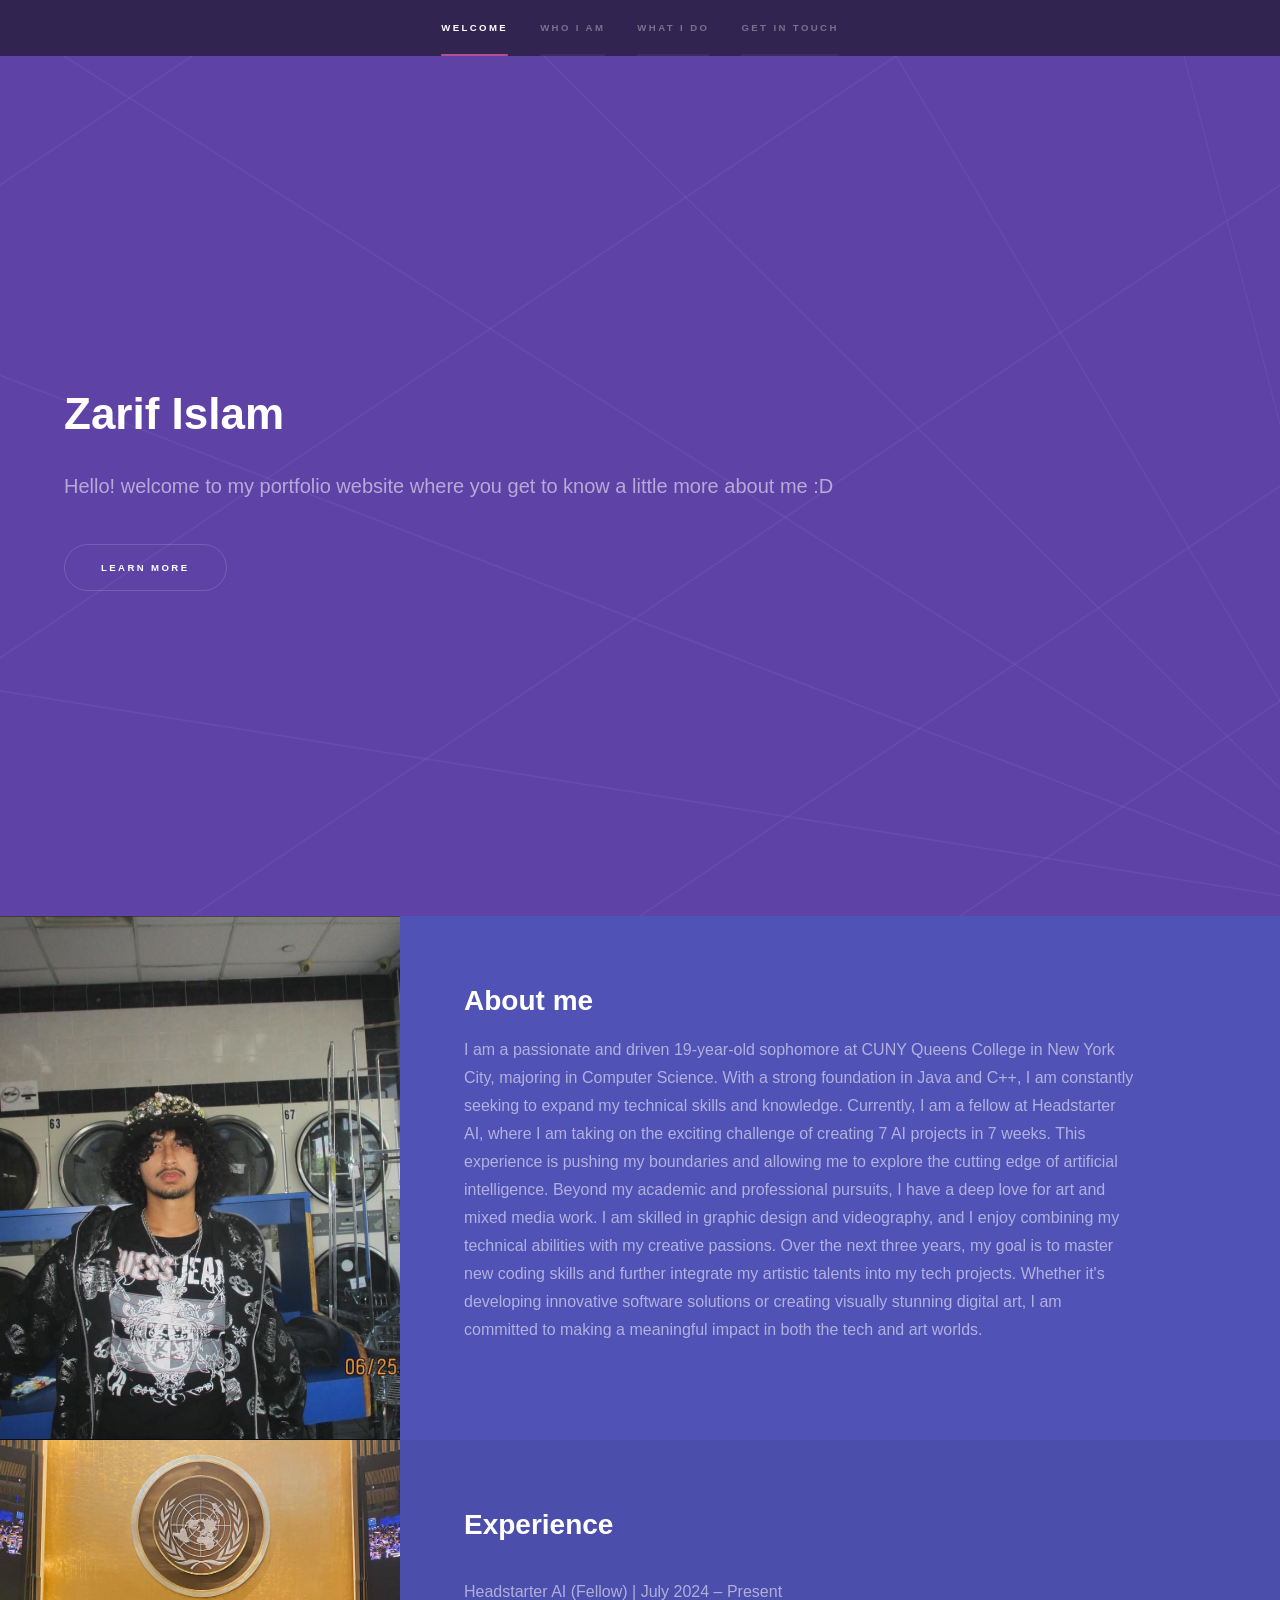
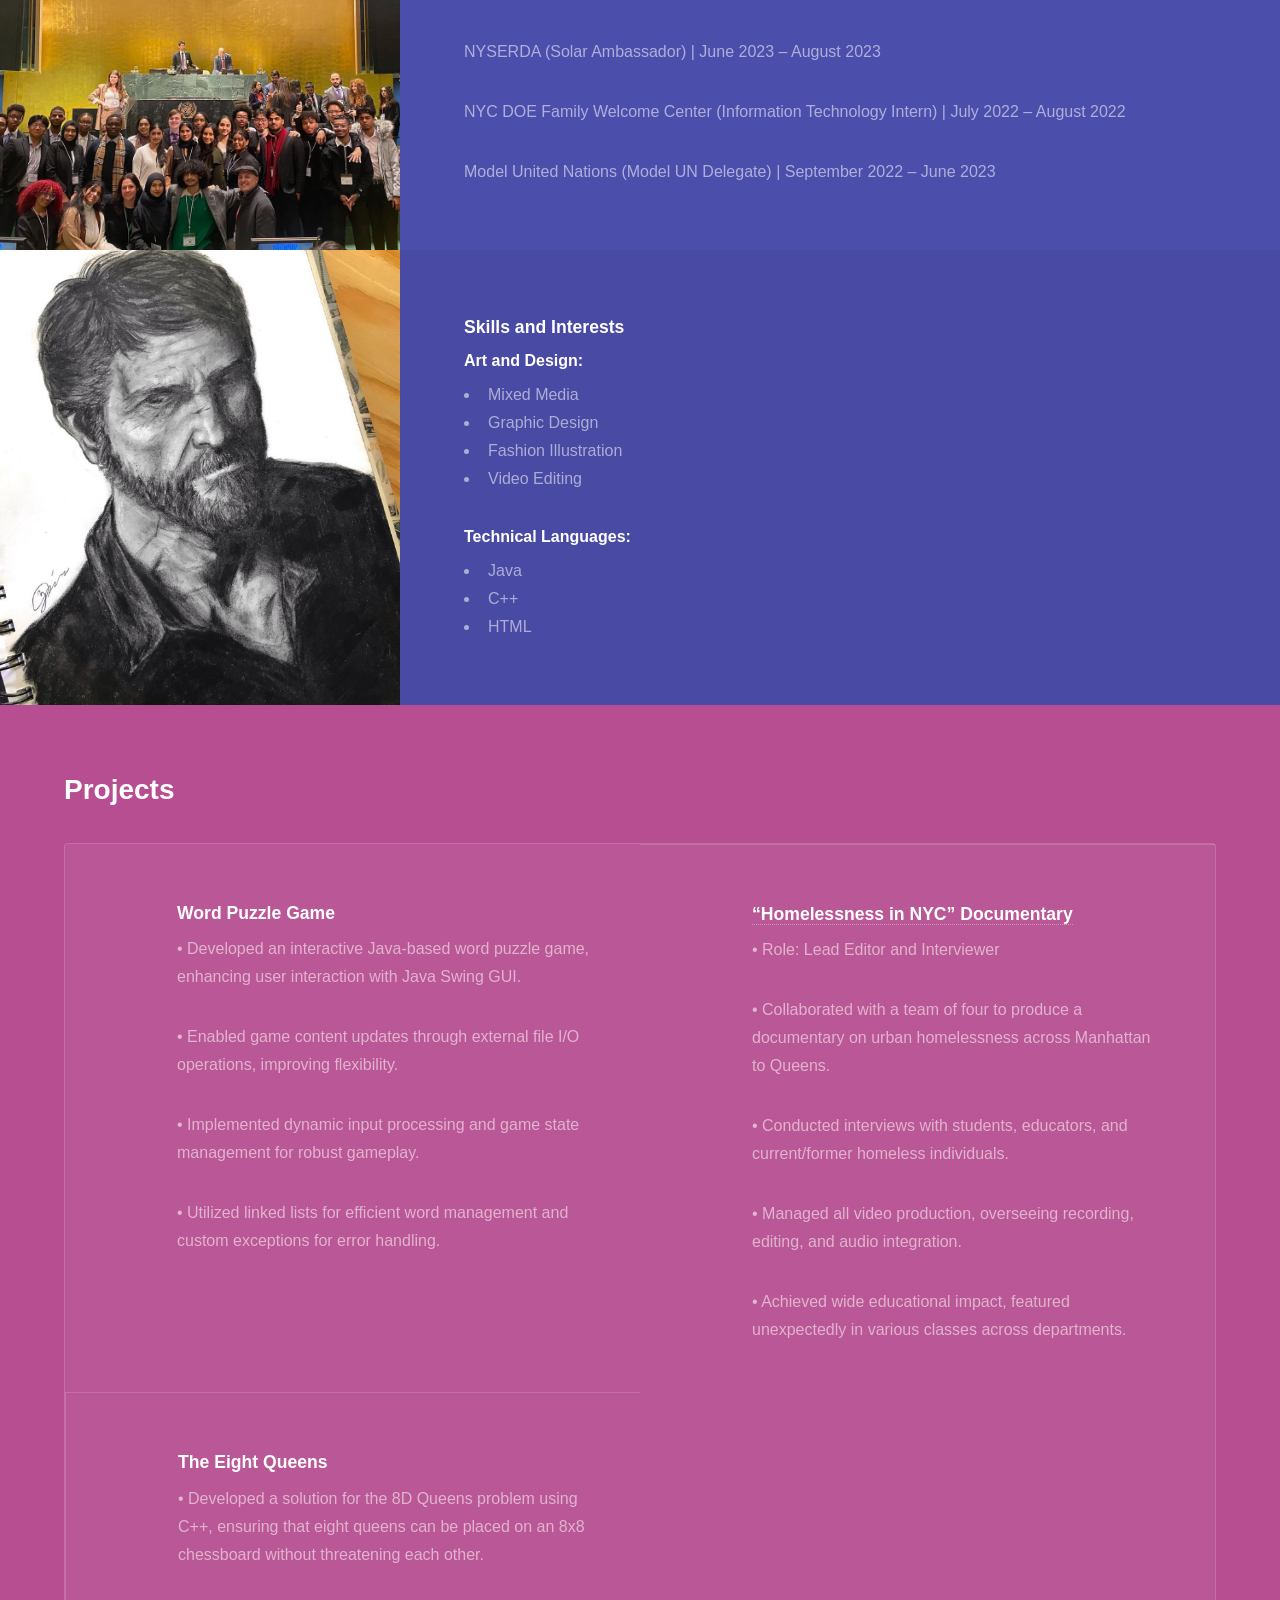
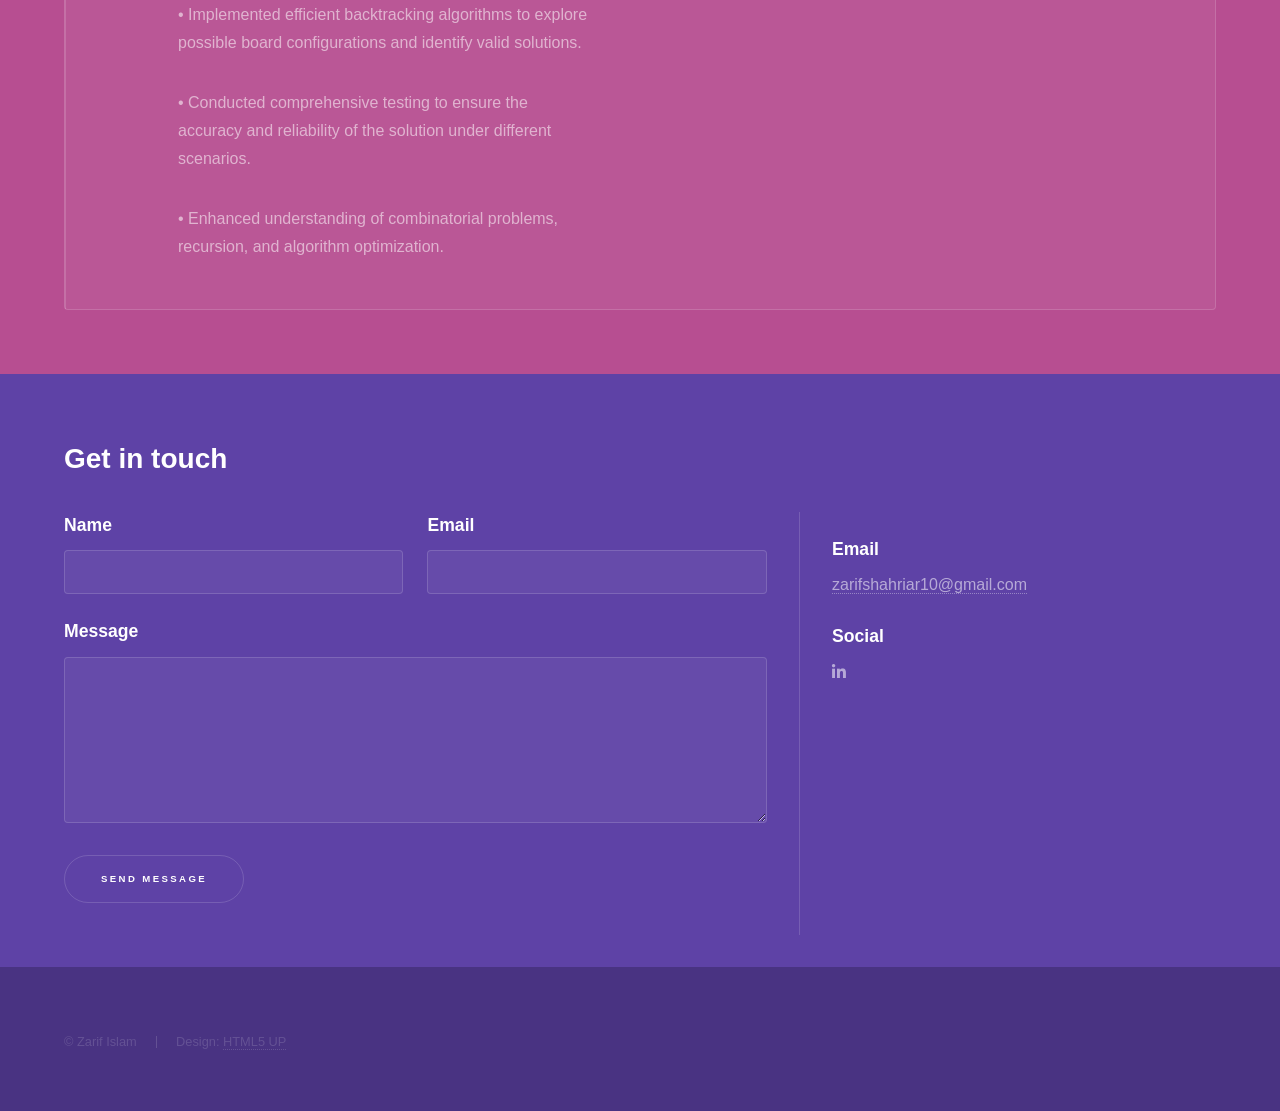
<file: index.html>
<!DOCTYPE HTML>
<!--
	Hyperspace by HTML5 UP
	html5up.net | @ajlkn
	Free for personal and commercial use under the CCA 3.0 license (html5up.net/license)
-->
<html>
	<head>
		<title>Hyperspace by HTML5 UP</title>
		<meta charset="utf-8" />
		<meta name="viewport" content="width=device-width, initial-scale=1, user-scalable=no" />
		<link rel="stylesheet" href="assets/css/main.css" />
		<noscript><link rel="stylesheet" href="assets/css/noscript.css" /></noscript>
	</head>
	<body class="is-preload">

		<!-- Sidebar -->
			<section id="sidebar">
				<div class="inner">
					<nav>
						<ul>
							<li><a href="#intro">Welcome</a></li>
							<li><a href="#one">Who I am</a></li>
							<li><a href="#two">What I do</a></li>
							<li><a href="#three">Get in touch</a></li>
						</ul>
					</nav>
				</div>
			</section>

		<!-- Wrapper -->
			<div id="wrapper">

				<!-- Intro -->
					<section id="intro" class="wrapper style1 fullscreen fade-up">
						<div class="inner">
							<h1>Zarif Islam</h1>
							<p>Hello! welcome to my portfolio website where you get to know a little more about me :D  
							<ul class="actions">
								<li><a href="#one" class="button scrolly">Learn more</a></li>
							</ul>
						</div>
					</section>

				<!-- One -->
					<section id="one" class="wrapper style2 spotlights">
						<section>
							<a href="#" class="image"><img src="images/pic01.jpg" alt="" zarif islam="center center" /></a>
							<div class="content">
								<div class="inner">
									<h2>About me</h2>
									<p>I am a passionate and driven 19-year-old sophomore at CUNY Queens College in New York City, majoring in Computer Science. With a strong foundation in Java and C++, I am constantly seeking to expand my technical skills and knowledge. Currently, I am a fellow at Headstarter AI, where I am taking on the exciting challenge of creating 7 AI projects in 7 weeks. This experience is pushing my boundaries and allowing me to explore the cutting edge of artificial intelligence.

										Beyond my academic and professional pursuits, I have a deep love for art and mixed media work. I am skilled in graphic design and videography, and I enjoy combining my technical abilities with my creative passions. Over the next three years, my goal is to master new coding skills and further integrate my artistic talents into my tech projects. Whether it's developing innovative software solutions or creating visually stunning digital art, I am committed to making a meaningful impact in both the tech and art worlds.</p>
									<ul class="actions">
										
									</ul>
								</div>
							</div>
						</section>
						<section>
							<a href="#" class="image"><img src="images/pic02.jpg" alt="" zarif islam="top center" /></a>
							<div class="content">
								<div class="inner">
									<h2>Experience</h2>
									<p> </p>Headstarter AI (Fellow) | July 2024 – Present</p>
								</p>
									<p> NYSERDA (Solar Ambassador) | June 2023 – August 2023</p>
								</p>
									</p>NYC DOE Family Welcome Center (Information Technology Intern) | July 2022 – August 2022 </p>
							    </p>
									</p>Model United Nations (Model UN Delegate) | September 2022 – June 2023 </p>
									</ul>
								</div>
							</div>
						</section>
						<section>
							<a href="#" class="image"><img src="images/pic03.jpg" alt="" zarif islam="25% 25%" /></a>
							<div class="content">
								<div class="inner">
									<section>
										<h3>Skills and Interests</h3>
										<h4>Art and Design:</h4>
										<ul>
											<li>Mixed Media</li>
											<li>Graphic Design </li>
											<li>Fashion Illustration</li>
											<li>Video Editing </li>
										</ul>
										<h4>Technical Languages:</h4>
										<ul>
											<li>Java</li>
											<li>C++</li>
											<li>HTML </li>
										</ul>
								
								</div>
							</div>
						</section>
					</section>

				<!-- Two -->
					<section id="two" class="wrapper style3 fade-up">
						<div class="inner">
							<h2>Projects</h2>
							<p> </p>
							<div class="features">
								<section>
									<span class=" "></span>
									<h3>Word Puzzle Game </h3>
									<p>• Developed an interactive Java-based word puzzle game, enhancing user interaction with Java Swing GUI.
									</p>• Enabled game content updates through external file I/O operations, improving flexibility. </p>
									</p>• Implemented dynamic input processing and game state management for robust gameplay. </p>
									</p>• Utilized linked lists for efficient word management and custom exceptions for error handling.</p>
								</section>
								<style>
									.underline-link a {
										text-decoration: underline !important;
									}
								</style>
								
								<section>
									<span class="#"></span>
									<h3><a href="https://drive.google.com/file/d/1IHg3N8FBGorKXPLy1D0IHXBMsXSk9xrG/view?usp=sharing" target="_blank">“Homelessness in NYC” Documentary</a></h3>
									<p>• Role: Lead Editor and Interviewer </p>
									<p>• Collaborated with a team of four to produce a documentary on urban homelessness across Manhattan to Queens. </p>
									<p>• Conducted interviews with students, educators, and current/former homeless individuals. </p>
									<p>• Managed all video production, overseeing recording, editing, and audio integration. </p> 
									</p>• Achieved wide educational impact, featured unexpectedly in various classes across departments. </p> 
								</section>
								<section>
									<span class="#"></span>
									<h3>The Eight Queens</h3>
									<p>• Developed a solution for the 8D Queens problem using C++, ensuring that eight queens can be placed on an 8x8 chessboard without threatening each other.</p>
										<p>• Implemented efficient backtracking algorithms to explore possible board configurations and identify valid solutions.</p>
											<p>• Conducted comprehensive testing to ensure the accuracy and reliability of the solution under different scenarios.</p>
												<p>• Enhanced understanding of combinatorial problems, recursion, and algorithm optimization.</p>
								</section>
								
							</ul>
						</div>
					</section>

				<!-- Three -->
					<section id="three" class="wrapper style1 fade-up">
						<div class="inner">
							<h2>Get in touch</h2>
							<p> </p>
							<div class="split style1">
								<section>
									<form method="post" action="#">
										<div class="fields">
											<div class="field half">
												<label for="name">Name</label>
												<input type="text" name="name" id="name" />
											</div>
											<div class="field half">
												<label for="email">Email</label>
												<input type="text" name="email" id="email" />
											</div>
											<div class="field">
												<label for="message">Message</label>
												<textarea name="message" id="message" rows="5"></textarea>
											</div>
										</div>
										<ul class="actions">
											<li><a href="" class="button submit">Send Message</a></li>
										</ul>
									</form>
								</section>
								<section>
									<ul class="contact">
										<li>
										<li>
											<h3>Email</h3>
											<a href="#">zarifshahriar10@gmail.com</a>
										</li>
										<li>
											<h3>Social</h3>
											<ul class="icons">
				
												<li><a href="https://www.linkedin.com/in/zarifislam" class="icon brands fa-linkedin-in"><span class="label">LinkedIn</span></a></li>
											</ul>
										</li>
									</ul>
								</section>
							</div>
						</div>
					</section>

			</div>

		<!-- Footer -->
			<footer id="footer" class="wrapper style1-alt">
				<div class="inner">
					<ul class="menu">
						<li>&copy; Zarif Islam</li><li>Design: <a href="http://html5up.net">HTML5 UP</a></li>
					</ul>
				</div>
			</footer>

		<!-- Scripts -->
			<script src="assets/js/jquery.min.js"></script>
			<script src="assets/js/jquery.scrollex.min.js"></script>
			<script src="assets/js/jquery.scrolly.min.js"></script>
			<script src="assets/js/browser.min.js"></script>
			<script src="assets/js/breakpoints.min.js"></script>
			<script src="assets/js/util.js"></script>
			<script src="assets/js/main.js"></script>

	</body>
</html>
</file>
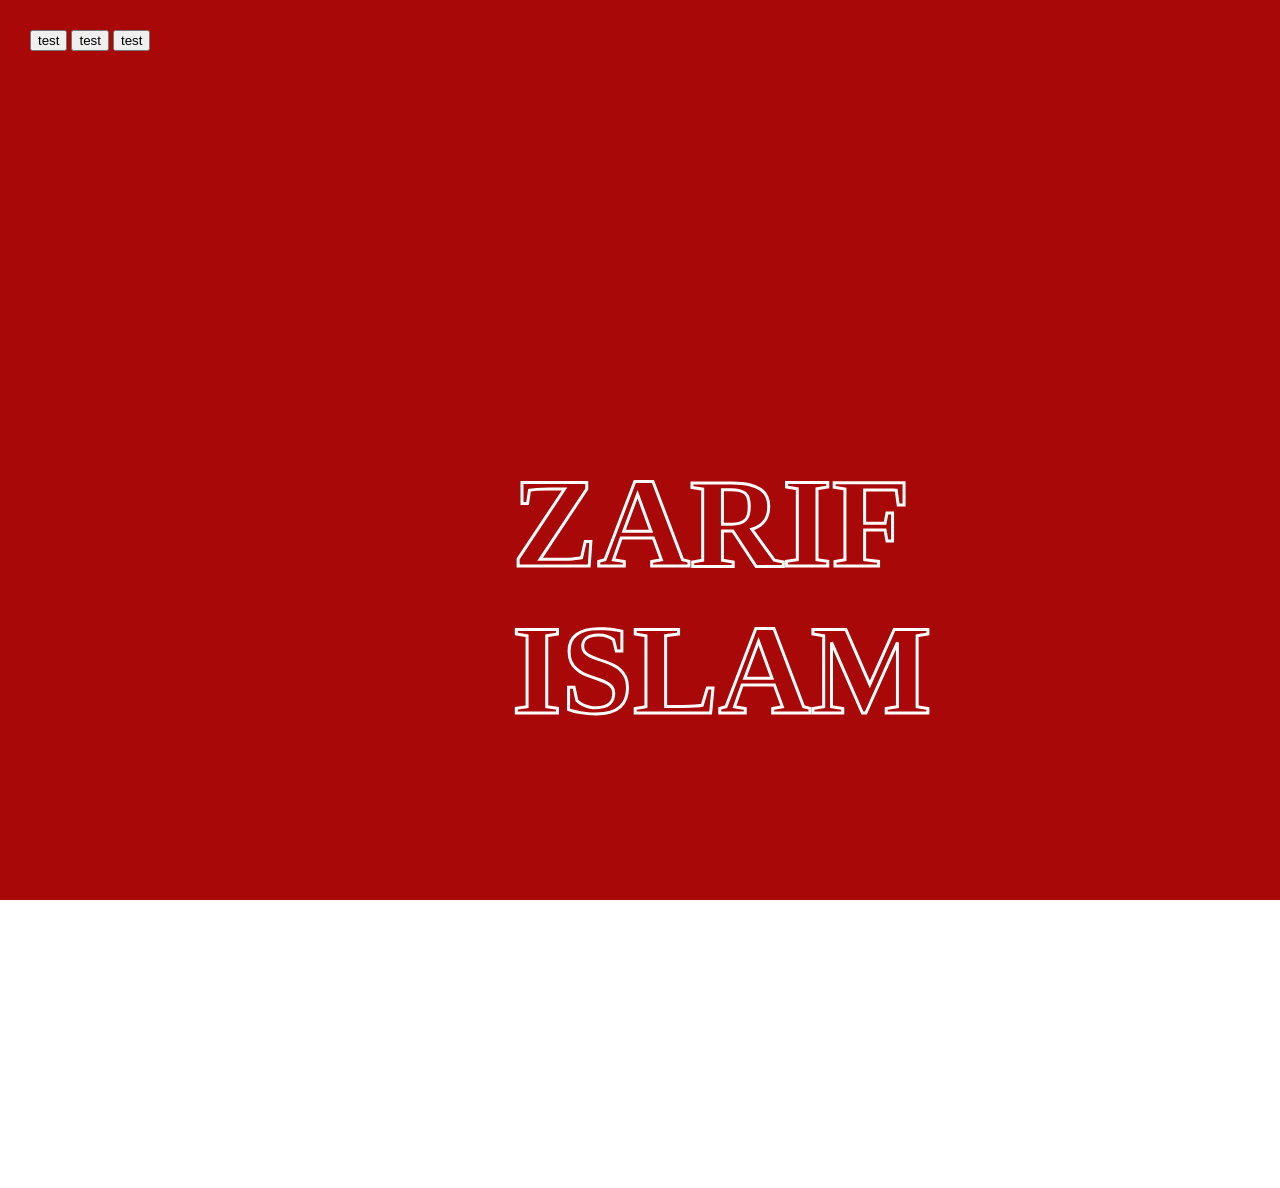
<file: v2/index.html>
<!DOCTYPE html>
<html lang="en">
<head>
  <meta charset="UTF-8">
  <meta name="viewport" content="width=device-width, initial-scale=1.0">

  <title>Zarif Islam</title>
  <link rel="icon" type="image/jpg" href="icons/site icon.png">

  <link rel="stylesheet" href="general.css" />

</head>

<body>

  <header>
    <div>
      <button>test</button>
      <button>test</button>
      <button>test</button>
    </div>
  </header>

  <main>

    <section id="hero">
      
      <div id="heroContainer">
        <div id="heroBG"></div>

        <div>
          <h1 id="name">ZARIF ISLAM</h1>
        </div>
      </div>

    </section>

    <br><br><br><br><br><br><br><br><br><br><br><br><br><br><br><br>

  </main>

  <footer></footer>

  <script src=""></script>

</body>
</file>
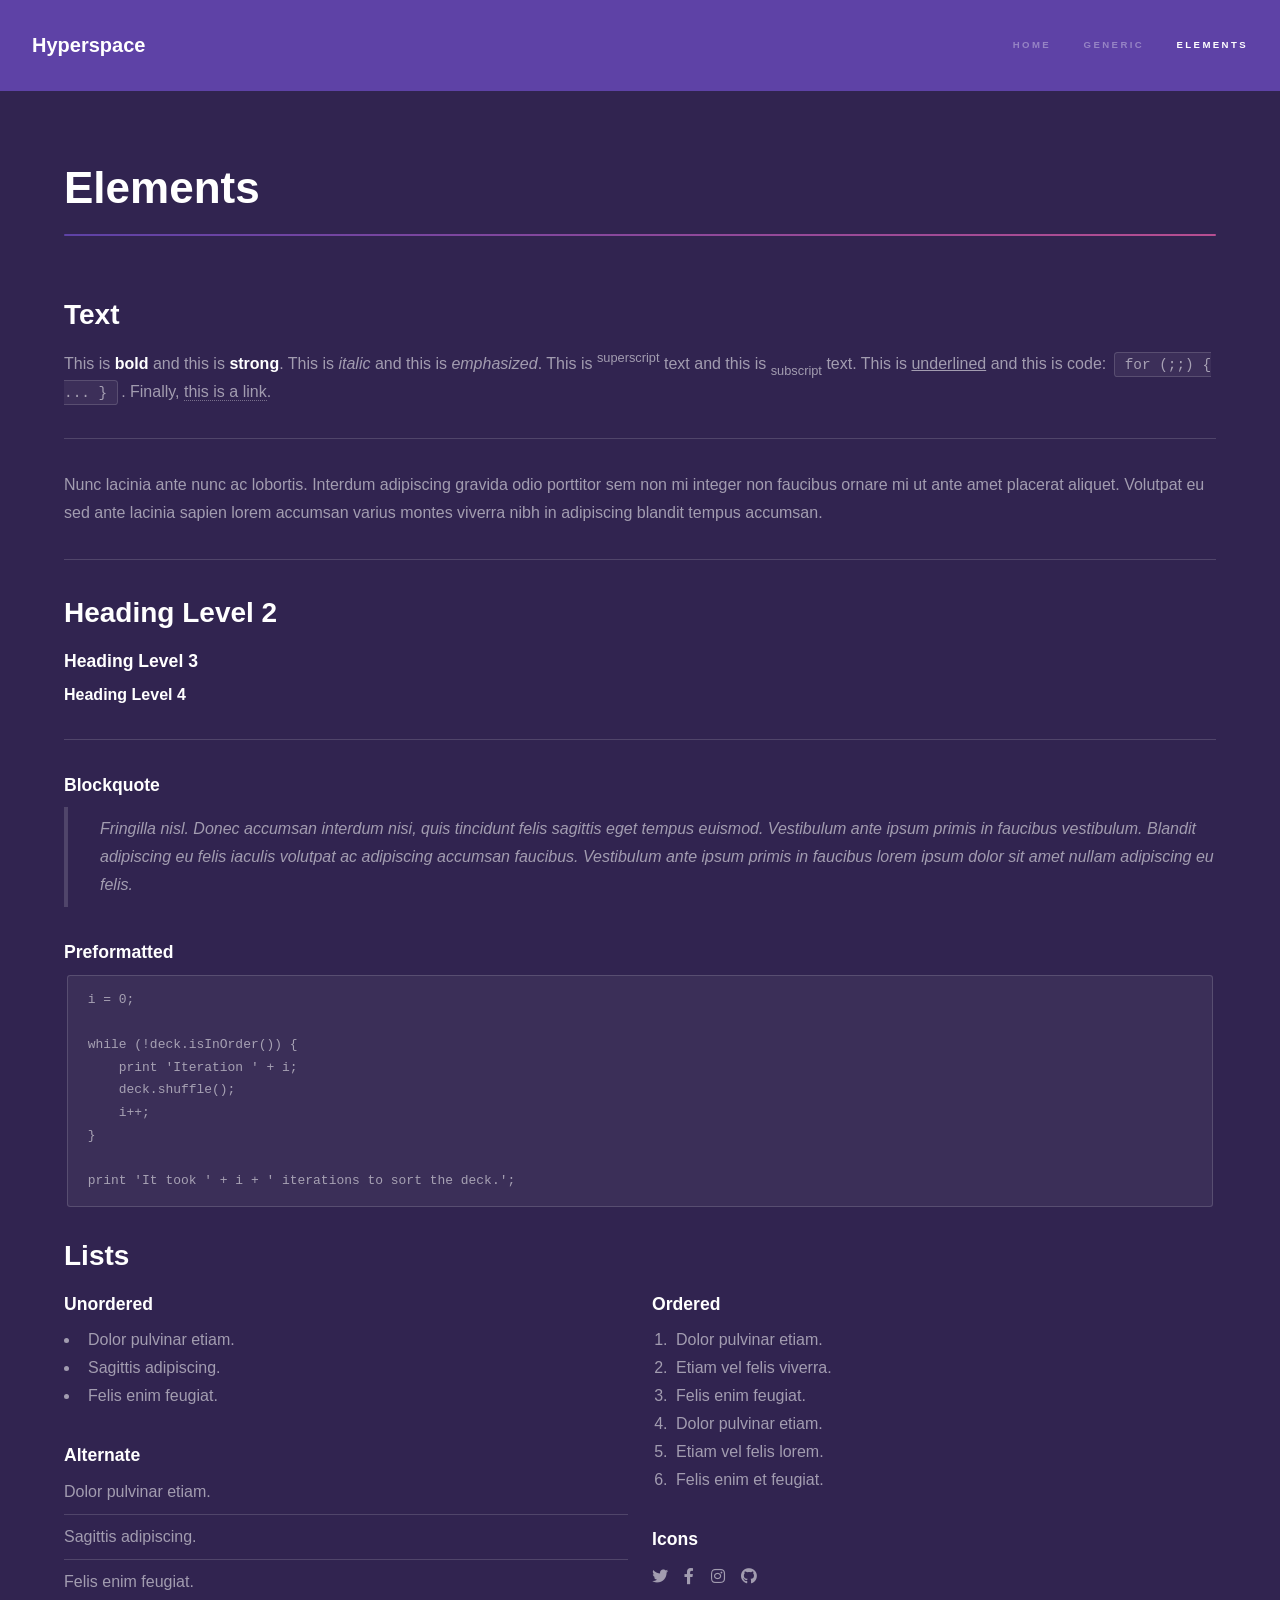
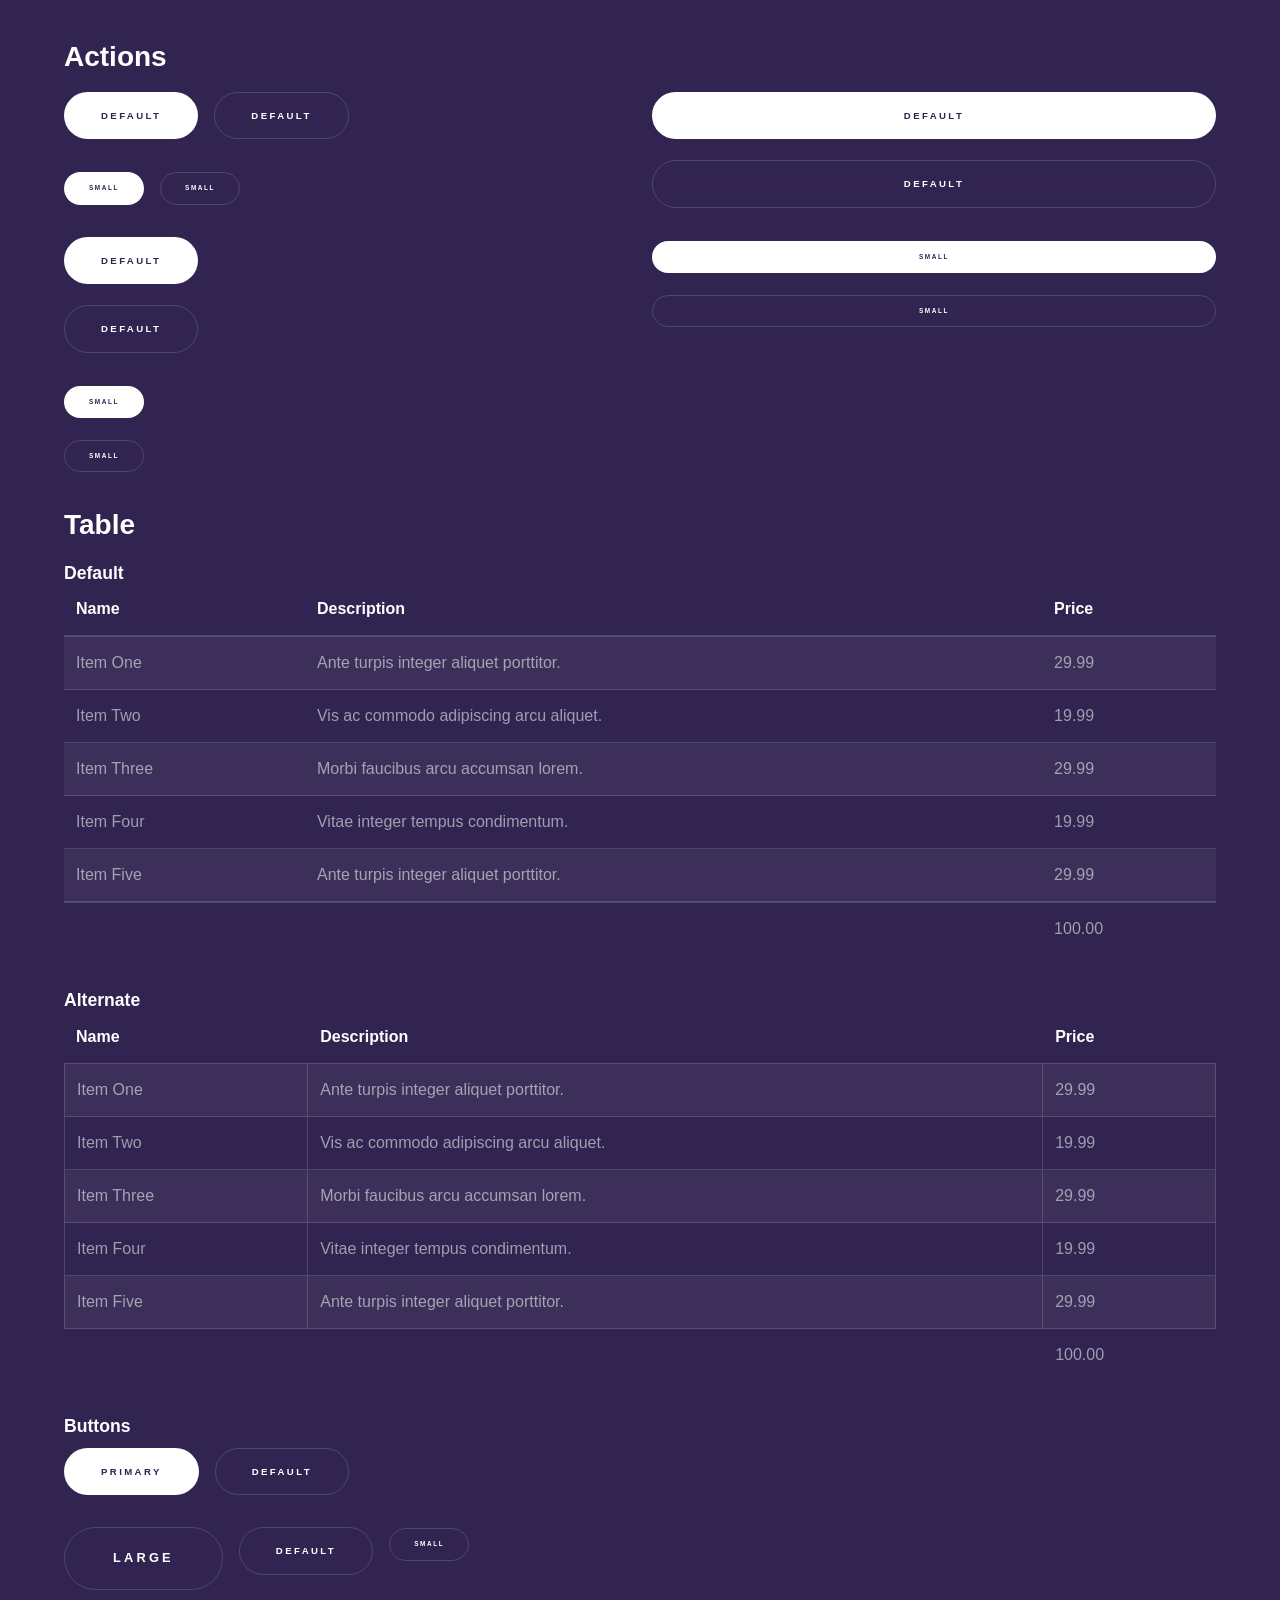
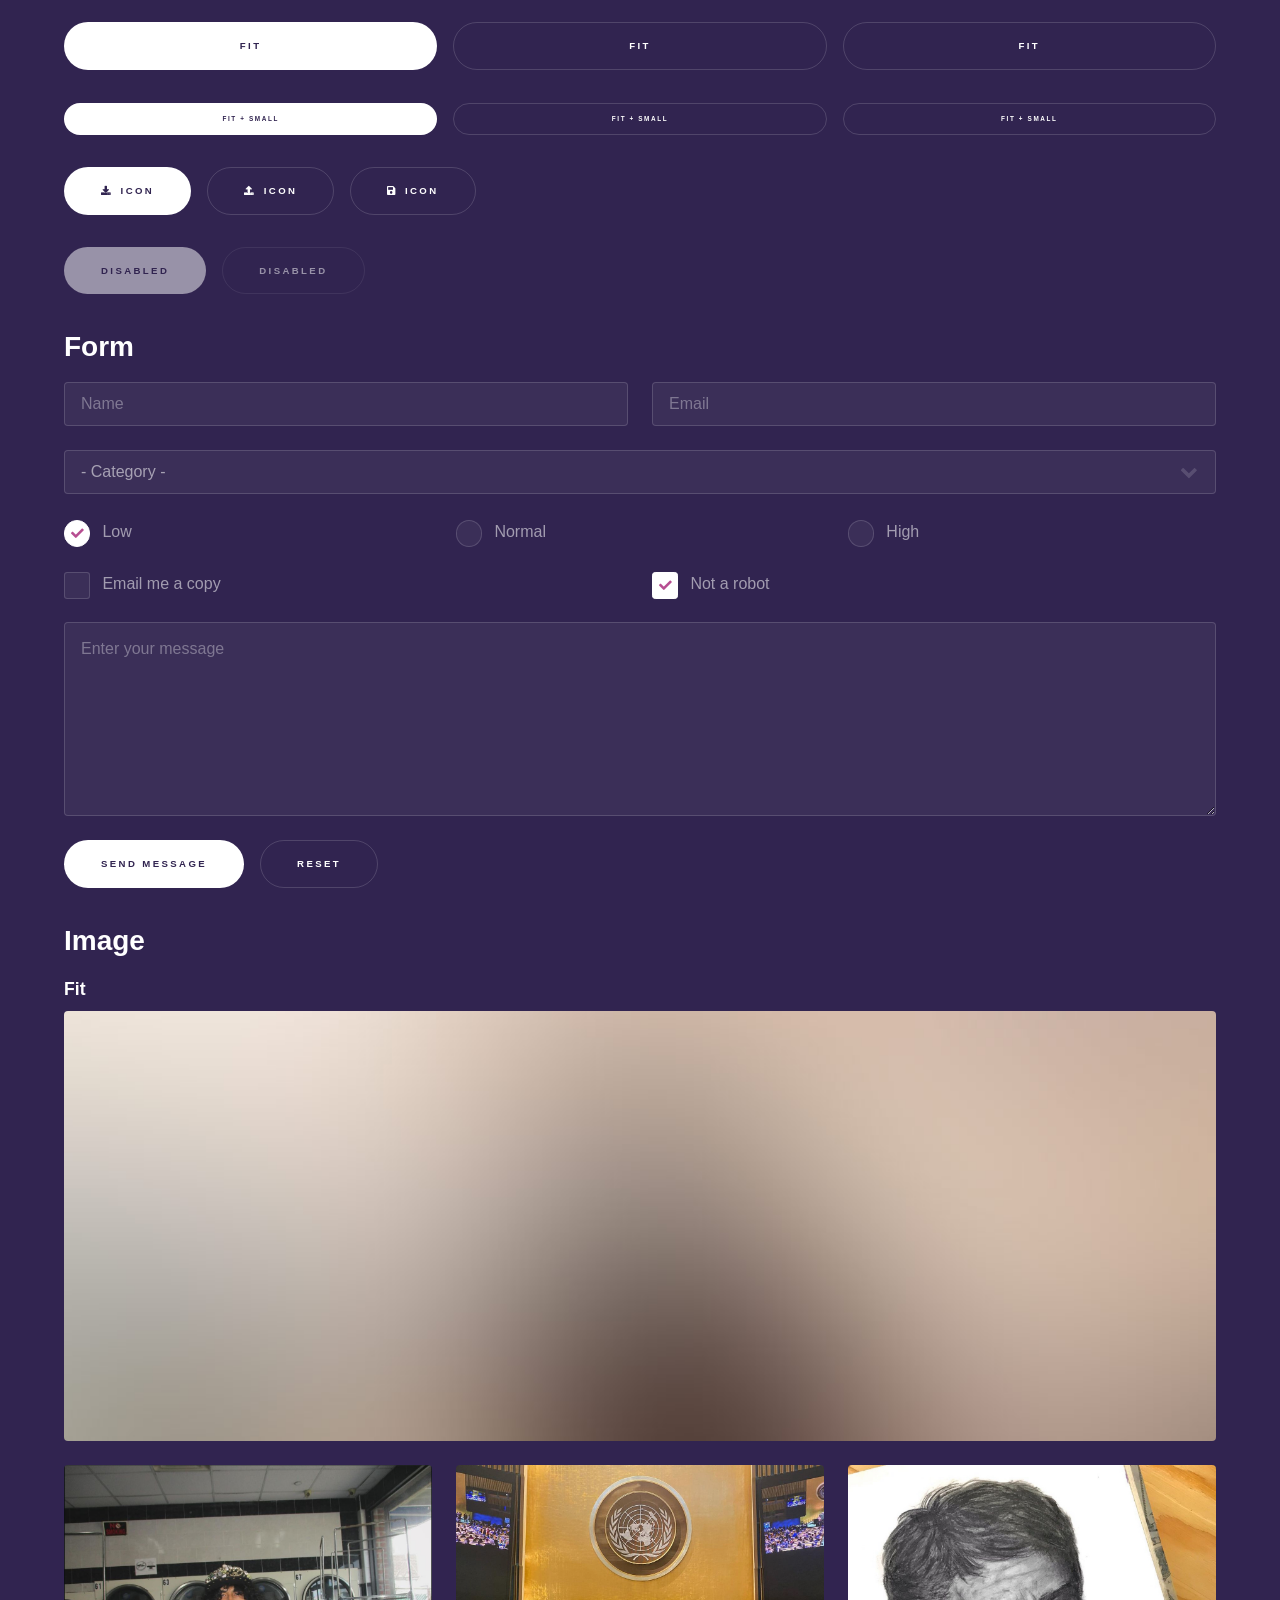
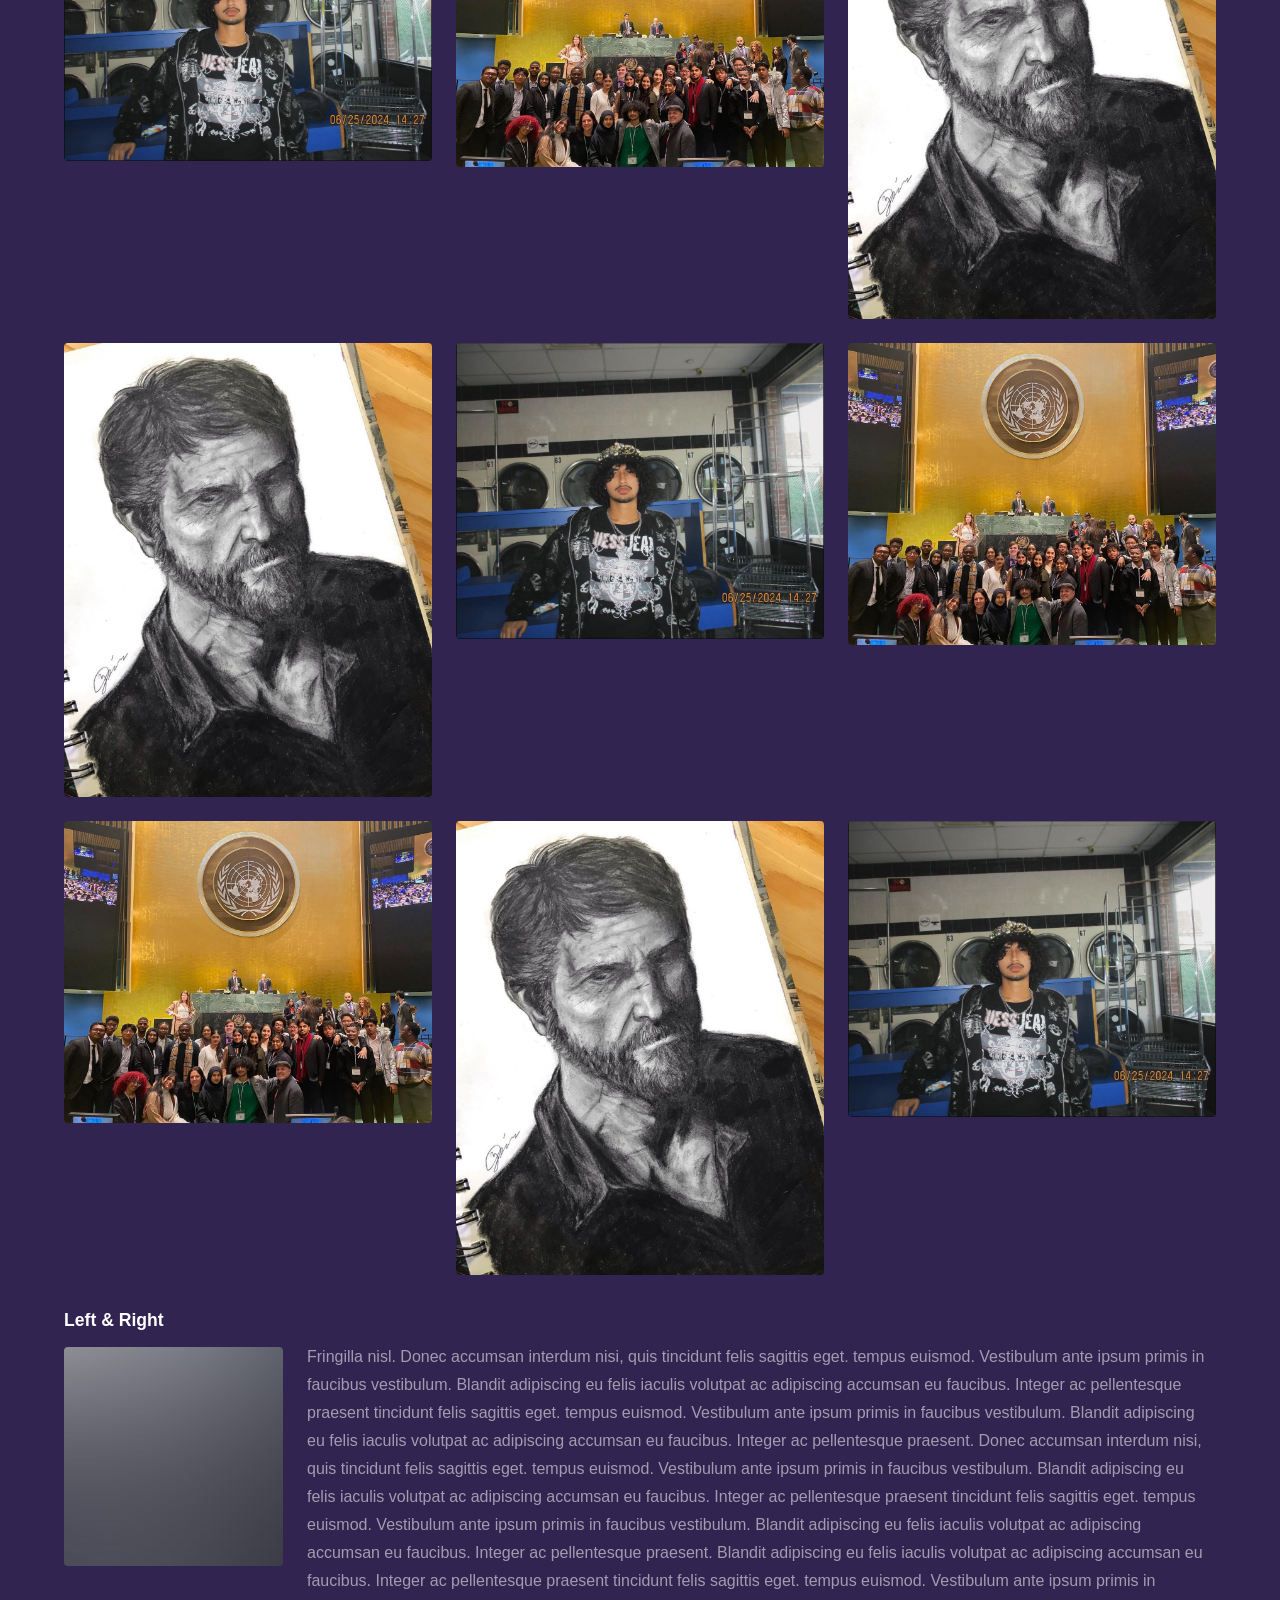
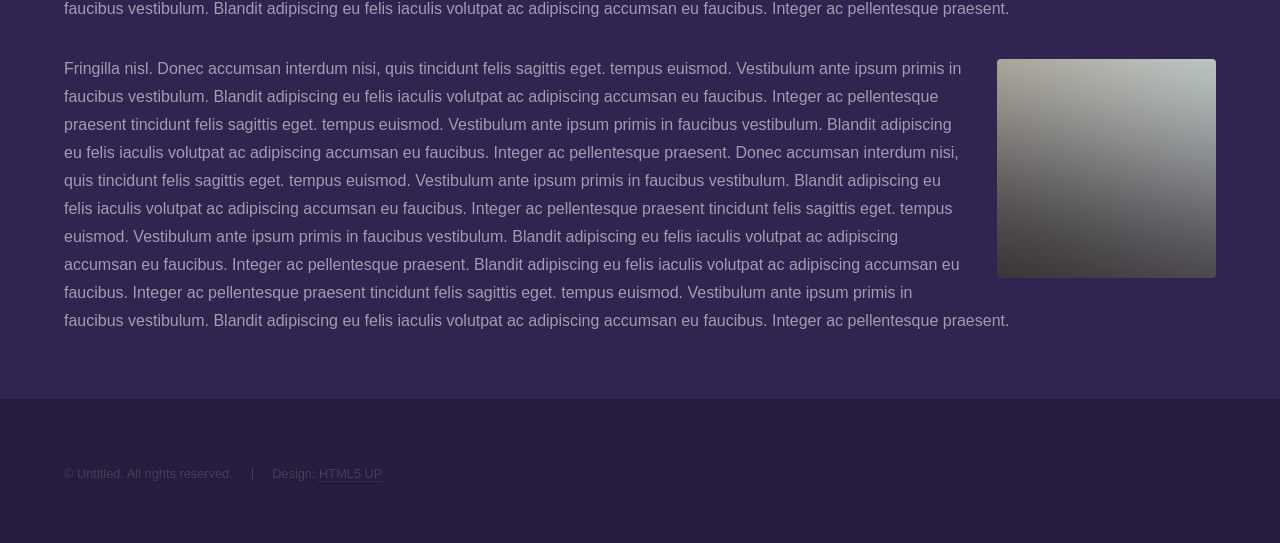
<file: elements.html>
<!DOCTYPE HTML>
<!--
	Hyperspace by HTML5 UP
	html5up.net | @ajlkn
	Free for personal and commercial use under the CCA 3.0 license (html5up.net/license)
-->
<html>
	<head>
		<title>Elements - Hyperspace by HTML5 UP</title>
		<meta charset="utf-8" />
		<meta name="viewport" content="width=device-width, initial-scale=1, user-scalable=no" />
		<link rel="stylesheet" href="assets/css/main.css" />
		<noscript><link rel="stylesheet" href="assets/css/noscript.css" /></noscript>
	</head>
	<body class="is-preload">

		<!-- Header -->
			<header id="header">
				<a href="index.html" class="title">Hyperspace</a>
				<nav>
					<ul>
						<li><a href="index.html">Home</a></li>
						<li><a href="generic.html">Generic</a></li>
						<li><a href="elements.html"  class="active">Elements</a></li>
					</ul>
				</nav>
			</header>

		<!-- Wrapper -->
			<div id="wrapper">

				<!-- Main -->
					<section id="main" class="wrapper">
						<div class="inner">
							<h1 class="major">Elements</h1>

							<!-- Text -->
								<section>
									<h2>Text</h2>
									<p>This is <b>bold</b> and this is <strong>strong</strong>. This is <i>italic</i> and this is <em>emphasized</em>.
									This is <sup>superscript</sup> text and this is <sub>subscript</sub> text.
									This is <u>underlined</u> and this is code: <code>for (;;) { ... }</code>. Finally, <a href="#">this is a link</a>.</p>
									<hr />
									<p>Nunc lacinia ante nunc ac lobortis. Interdum adipiscing gravida odio porttitor sem non mi integer non faucibus ornare mi ut ante amet placerat aliquet. Volutpat eu sed ante lacinia sapien lorem accumsan varius montes viverra nibh in adipiscing blandit tempus accumsan.</p>
									<hr />
									<h2>Heading Level 2</h2>
									<h3>Heading Level 3</h3>
									<h4>Heading Level 4</h4>
									<hr />
									<h3>Blockquote</h3>
									<blockquote>Fringilla nisl. Donec accumsan interdum nisi, quis tincidunt felis sagittis eget tempus euismod. Vestibulum ante ipsum primis in faucibus vestibulum. Blandit adipiscing eu felis iaculis volutpat ac adipiscing accumsan faucibus. Vestibulum ante ipsum primis in faucibus lorem ipsum dolor sit amet nullam adipiscing eu felis.</blockquote>
									<h3>Preformatted</h3>
									<pre><code>i = 0;

while (!deck.isInOrder()) {
    print 'Iteration ' + i;
    deck.shuffle();
    i++;
}

print 'It took ' + i + ' iterations to sort the deck.';</code></pre>
								</section>

							<!-- Lists -->
								<section>
									<h2>Lists</h2>
									<div class="row">
										<div class="col-6 col-12-medium">
											<h3>Unordered</h3>
											<ul>
												<li>Dolor pulvinar etiam.</li>
												<li>Sagittis adipiscing.</li>
												<li>Felis enim feugiat.</li>
											</ul>
											<h3>Alternate</h3>
											<ul class="alt">
												<li>Dolor pulvinar etiam.</li>
												<li>Sagittis adipiscing.</li>
												<li>Felis enim feugiat.</li>
											</ul>
										</div>
										<div class="col-6 col-12-medium">
											<h3>Ordered</h3>
											<ol>
												<li>Dolor pulvinar etiam.</li>
												<li>Etiam vel felis viverra.</li>
												<li>Felis enim feugiat.</li>
												<li>Dolor pulvinar etiam.</li>
												<li>Etiam vel felis lorem.</li>
												<li>Felis enim et feugiat.</li>
											</ol>
											<h3>Icons</h3>
											<ul class="icons">
												<li><a href="#" class="icon brands fa-twitter"><span class="label">Twitter</span></a></li>
												<li><a href="#" class="icon brands fa-facebook-f"><span class="label">Facebook</span></a></li>
												<li><a href="#" class="icon brands fa-instagram"><span class="label">Instagram</span></a></li>
												<li><a href="#" class="icon brands fa-github"><span class="label">Github</span></a></li>
											</ul>
										</div>
									</div>
									<h2>Actions</h2>
									<div class="row">
										<div class="col-6 col-12-medium">
											<ul class="actions">
												<li><a href="#" class="button primary">Default</a></li>
												<li><a href="#" class="button">Default</a></li>
											</ul>
											<ul class="actions small">
												<li><a href="#" class="button primary small">Small</a></li>
												<li><a href="#" class="button small">Small</a></li>
											</ul>
											<ul class="actions stacked">
												<li><a href="#" class="button primary">Default</a></li>
												<li><a href="#" class="button">Default</a></li>
											</ul>
											<ul class="actions stacked">
												<li><a href="#" class="button primary small">Small</a></li>
												<li><a href="#" class="button small">Small</a></li>
											</ul>
										</div>
										<div class="col-6 col-12-medium">
											<ul class="actions stacked">
												<li><a href="#" class="button primary fit">Default</a></li>
												<li><a href="#" class="button fit">Default</a></li>
											</ul>
											<ul class="actions stacked">
												<li><a href="#" class="button primary small fit">Small</a></li>
												<li><a href="#" class="button small fit">Small</a></li>
											</ul>
										</div>
									</div>
								</section>

							<!-- Table -->
								<section>
									<h2>Table</h2>
									<h3>Default</h3>
									<div class="table-wrapper">
										<table>
											<thead>
												<tr>
													<th>Name</th>
													<th>Description</th>
													<th>Price</th>
												</tr>
											</thead>
											<tbody>
												<tr>
													<td>Item One</td>
													<td>Ante turpis integer aliquet porttitor.</td>
													<td>29.99</td>
												</tr>
												<tr>
													<td>Item Two</td>
													<td>Vis ac commodo adipiscing arcu aliquet.</td>
													<td>19.99</td>
												</tr>
												<tr>
													<td>Item Three</td>
													<td> Morbi faucibus arcu accumsan lorem.</td>
													<td>29.99</td>
												</tr>
												<tr>
													<td>Item Four</td>
													<td>Vitae integer tempus condimentum.</td>
													<td>19.99</td>
												</tr>
												<tr>
													<td>Item Five</td>
													<td>Ante turpis integer aliquet porttitor.</td>
													<td>29.99</td>
												</tr>
											</tbody>
											<tfoot>
												<tr>
													<td colspan="2"></td>
													<td>100.00</td>
												</tr>
											</tfoot>
										</table>
									</div>

									<h3>Alternate</h3>
									<div class="table-wrapper">
										<table class="alt">
											<thead>
												<tr>
													<th>Name</th>
													<th>Description</th>
													<th>Price</th>
												</tr>
											</thead>
											<tbody>
												<tr>
													<td>Item One</td>
													<td>Ante turpis integer aliquet porttitor.</td>
													<td>29.99</td>
												</tr>
												<tr>
													<td>Item Two</td>
													<td>Vis ac commodo adipiscing arcu aliquet.</td>
													<td>19.99</td>
												</tr>
												<tr>
													<td>Item Three</td>
													<td> Morbi faucibus arcu accumsan lorem.</td>
													<td>29.99</td>
												</tr>
												<tr>
													<td>Item Four</td>
													<td>Vitae integer tempus condimentum.</td>
													<td>19.99</td>
												</tr>
												<tr>
													<td>Item Five</td>
													<td>Ante turpis integer aliquet porttitor.</td>
													<td>29.99</td>
												</tr>
											</tbody>
											<tfoot>
												<tr>
													<td colspan="2"></td>
													<td>100.00</td>
												</tr>
											</tfoot>
										</table>
									</div>
								</section>

							<!-- Buttons -->
								<section>
									<h3>Buttons</h3>
									<ul class="actions">
										<li><a href="#" class="button primary">Primary</a></li>
										<li><a href="#" class="button">Default</a></li>
									</ul>
									<ul class="actions">
										<li><a href="#" class="button large">Large</a></li>
										<li><a href="#" class="button">Default</a></li>
										<li><a href="#" class="button small">Small</a></li>
									</ul>
									<ul class="actions fit">
										<li><a href="#" class="button primary fit">Fit</a></li>
										<li><a href="#" class="button fit">Fit</a></li>
										<li><a href="#" class="button fit">Fit</a></li>
									</ul>
									<ul class="actions fit small">
										<li><a href="#" class="button primary fit small">Fit + Small</a></li>
										<li><a href="#" class="button fit small">Fit + Small</a></li>
										<li><a href="#" class="button fit small">Fit + Small</a></li>
									</ul>
									<ul class="actions">
										<li><a href="#" class="button primary icon solid fa-download">Icon</a></li>
										<li><a href="#" class="button icon solid fa-upload">Icon</a></li>
										<li><a href="#" class="button icon solid fa-save">Icon</a></li>
									</ul>
									<ul class="actions">
										<li><span class="button primary disabled">Disabled</span></li>
										<li><span class="button disabled">Disabled</span></li>
									</ul>
								</section>

							<!-- Form -->
								<section>
									<h2>Form</h2>
									<form method="post" action="#">
										<div class="row gtr-uniform">
											<div class="col-6 col-12-xsmall">
												<input type="text" name="demo-name" id="demo-name" value="" placeholder="Name" />
											</div>
											<div class="col-6 col-12-xsmall">
												<input type="email" name="demo-email" id="demo-email" value="" placeholder="Email" />
											</div>
											<div class="col-12">
												<select name="demo-category" id="demo-category">
													<option value="">- Category -</option>
													<option value="1">Manufacturing</option>
													<option value="1">Shipping</option>
													<option value="1">Administration</option>
													<option value="1">Human Resources</option>
												</select>
											</div>
											<div class="col-4 col-12-small">
												<input type="radio" id="demo-priority-low" name="demo-priority" checked>
												<label for="demo-priority-low">Low</label>
											</div>
											<div class="col-4 col-12-small">
												<input type="radio" id="demo-priority-normal" name="demo-priority">
												<label for="demo-priority-normal">Normal</label>
											</div>
											<div class="col-4 col-12-small">
												<input type="radio" id="demo-priority-high" name="demo-priority">
												<label for="demo-priority-high">High</label>
											</div>
											<div class="col-6 col-12-small">
												<input type="checkbox" id="demo-copy" name="demo-copy">
												<label for="demo-copy">Email me a copy</label>
											</div>
											<div class="col-6 col-12-small">
												<input type="checkbox" id="demo-human" name="demo-human" checked>
												<label for="demo-human">Not a robot</label>
											</div>
											<div class="col-12">
												<textarea name="demo-message" id="demo-message" placeholder="Enter your message" rows="6"></textarea>
											</div>
											<div class="col-12">
												<ul class="actions">
													<li><input type="submit" value="Send Message" class="primary" /></li>
													<li><input type="reset" value="Reset" /></li>
												</ul>
											</div>
										</div>
									</form>
								</section>

							<!-- Image -->
								<section>
									<h2>Image</h2>
									<h3>Fit</h3>
									<div class="box alt">
										<div class="row gtr-uniform">
											<div class="col-12"><span class="image fit"><img src="images/pic04.jpg" alt="" /></span></div>
											<div class="col-4"><span class="image fit"><img src="images/pic01.jpg" alt="" /></span></div>
											<div class="col-4"><span class="image fit"><img src="images/pic02.jpg" alt="" /></span></div>
											<div class="col-4"><span class="image fit"><img src="images/pic03.jpg" alt="" /></span></div>
											<div class="col-4"><span class="image fit"><img src="images/pic03.jpg" alt="" /></span></div>
											<div class="col-4"><span class="image fit"><img src="images/pic01.jpg" alt="" /></span></div>
											<div class="col-4"><span class="image fit"><img src="images/pic02.jpg" alt="" /></span></div>
											<div class="col-4"><span class="image fit"><img src="images/pic02.jpg" alt="" /></span></div>
											<div class="col-4"><span class="image fit"><img src="images/pic03.jpg" alt="" /></span></div>
											<div class="col-4"><span class="image fit"><img src="images/pic01.jpg" alt="" /></span></div>
										</div>
									</div>
									<h3>Left &amp; Right</h3>
									<p><span class="image left"><img src="images/pic05.jpg" alt="" /></span>Fringilla nisl. Donec accumsan interdum nisi, quis tincidunt felis sagittis eget. tempus euismod. Vestibulum ante ipsum primis in faucibus vestibulum. Blandit adipiscing eu felis iaculis volutpat ac adipiscing accumsan eu faucibus. Integer ac pellentesque praesent tincidunt felis sagittis eget. tempus euismod. Vestibulum ante ipsum primis in faucibus vestibulum. Blandit adipiscing eu felis iaculis volutpat ac adipiscing accumsan eu faucibus. Integer ac pellentesque praesent. Donec accumsan interdum nisi, quis tincidunt felis sagittis eget. tempus euismod. Vestibulum ante ipsum primis in faucibus vestibulum. Blandit adipiscing eu felis iaculis volutpat ac adipiscing accumsan eu faucibus. Integer ac pellentesque praesent tincidunt felis sagittis eget. tempus euismod. Vestibulum ante ipsum primis in faucibus vestibulum. Blandit adipiscing eu felis iaculis volutpat ac adipiscing accumsan eu faucibus. Integer ac pellentesque praesent. Blandit adipiscing eu felis iaculis volutpat ac adipiscing accumsan eu faucibus. Integer ac pellentesque praesent tincidunt felis sagittis eget. tempus euismod. Vestibulum ante ipsum primis in faucibus vestibulum. Blandit adipiscing eu felis iaculis volutpat ac adipiscing accumsan eu faucibus. Integer ac pellentesque praesent.</p>
									<p><span class="image right"><img src="images/pic06.jpg" alt="" /></span>Fringilla nisl. Donec accumsan interdum nisi, quis tincidunt felis sagittis eget. tempus euismod. Vestibulum ante ipsum primis in faucibus vestibulum. Blandit adipiscing eu felis iaculis volutpat ac adipiscing accumsan eu faucibus. Integer ac pellentesque praesent tincidunt felis sagittis eget. tempus euismod. Vestibulum ante ipsum primis in faucibus vestibulum. Blandit adipiscing eu felis iaculis volutpat ac adipiscing accumsan eu faucibus. Integer ac pellentesque praesent. Donec accumsan interdum nisi, quis tincidunt felis sagittis eget. tempus euismod. Vestibulum ante ipsum primis in faucibus vestibulum. Blandit adipiscing eu felis iaculis volutpat ac adipiscing accumsan eu faucibus. Integer ac pellentesque praesent tincidunt felis sagittis eget. tempus euismod. Vestibulum ante ipsum primis in faucibus vestibulum. Blandit adipiscing eu felis iaculis volutpat ac adipiscing accumsan eu faucibus. Integer ac pellentesque praesent. Blandit adipiscing eu felis iaculis volutpat ac adipiscing accumsan eu faucibus. Integer ac pellentesque praesent tincidunt felis sagittis eget. tempus euismod. Vestibulum ante ipsum primis in faucibus vestibulum. Blandit adipiscing eu felis iaculis volutpat ac adipiscing accumsan eu faucibus. Integer ac pellentesque praesent.</p>
								</section>

						</div>
					</section>

			</div>

		<!-- Footer -->
			<footer id="footer" class="wrapper alt">
				<div class="inner">
					<ul class="menu">
						<li>&copy; Untitled. All rights reserved.</li><li>Design: <a href="http://html5up.net">HTML5 UP</a></li>
					</ul>
				</div>
			</footer>

		<!-- Scripts -->
			<script src="assets/js/jquery.min.js"></script>
			<script src="assets/js/jquery.scrollex.min.js"></script>
			<script src="assets/js/jquery.scrolly.min.js"></script>
			<script src="assets/js/browser.min.js"></script>
			<script src="assets/js/breakpoints.min.js"></script>
			<script src="assets/js/util.js"></script>
			<script src="assets/js/main.js"></script>

	</body>
</html>
</file>
<file: assets/css/noscript.css>
/*
	Hyperspace by HTML5 UP
	html5up.net | @ajlkn
	Free for personal and commercial use under the CCA 3.0 license (html5up.net/license)
*/

/* Spotlights */

	.spotlights > section > .image:before {
		opacity: 0 !important;
	}

	.spotlights > section > .content > .inner {
		-moz-transform: none !important;
		-webkit-transform: none !important;
		-ms-transform: none !important;
		transform: none !important;
		opacity: 1 !important;
	}

/* Wrapper */

	.wrapper > .inner {
		opacity: 1 !important;
		-moz-transform: none !important;
		-webkit-transform: none !important;
		-ms-transform: none !important;
		transform: none !important;
	}

/* Sidebar */

	#sidebar > .inner {
		opacity: 1 !important;
	}

	#sidebar nav > ul > li {
		-moz-transform: none !important;
		-webkit-transform: none !important;
		-ms-transform: none !important;
		transform: none !important;
		opacity: 1 !important;
	}
</file>
<file: v2/general.css>
body {
    margin: 0px;
}

.bbb {
    border: solid red 5px;
}

header {
    position: sticky;
    top: 30px;
    margin-left: 30px;
}
header > div{
    position: absolute;
}


#heroContainer {
    display: grid; 
    grid-template-areas: "x";
    min-height: 100vh;
}
#heroContainer > * {
    grid-area: x;
}

#heroBG {
    background-color: rgb(169, 8, 8);
}

#name {
    font-size: 8rem;
    color: transparent;
    -webkit-text-stroke: 3px rgb(255, 255, 255);

    margin-top: 50vh;
    margin-left: 40vw;
}
</file>
<file: assets/css/main.css>
@import url(fontawesome-all.min.css);

/*
	Hyperspace by HTML5 UP
	html5up.net | @ajlkn
	Free for personal and commercial use under the CCA 3.0 license (html5up.net/license)
*/

html, body, div, span, applet, object,
iframe, h1, h2, h3, h4, h5, h6, p, blockquote,
pre, a, abbr, acronym, address, big, cite,
code, del, dfn, em, img, ins, kbd, q, s, samp,
small, strike, strong, sub, sup, tt, var, b,
u, i, center, dl, dt, dd, ol, ul, li, fieldset,
form, label, legend, table, caption, tbody,
tfoot, thead, tr, th, td, article, aside,
canvas, details, embed, figure, figcaption,
footer, header, hgroup, menu, nav, output, ruby,
section, summary, time, mark, audio, video {
	margin: 0;
	padding: 0;
	border: 0;
	font-size: 100%;
	font: inherit;
	vertical-align: baseline;}

article, aside, details, figcaption, figure,
footer, header, hgroup, menu, nav, section {
	display: block;}

body {
	line-height: 1;
}

ol, ul {
	list-style: none;
}

blockquote, q {
	quotes: none;
}

	blockquote:before, blockquote:after, q:before, q:after {
		content: '';
		content: none;
	}

table {
	border-collapse: collapse;
	border-spacing: 0;
}

body {
	-webkit-text-size-adjust: none;
}

mark {
	background-color: transparent;
	color: inherit;
}

input::-moz-focus-inner {
	border: 0;
	padding: 0;
}

input, select, textarea {
	-moz-appearance: none;
	-webkit-appearance: none;
	-ms-appearance: none;
	appearance: none;
}

/* Basic */

	@-ms-viewport {
		width: device-width;
	}

	body {
		-ms-overflow-style: scrollbar;
	}

	@media screen and (max-width: 480px) {

		html, body {
			min-width: 320px;
		}

	}

	html {
		box-sizing: border-box;
	}

	*, *:before, *:after {
		box-sizing: inherit;
	}

	body {
		background: #312450;
	}

		body.is-preload *, body.is-preload *:before, body.is-preload *:after {
			-moz-animation: none !important;
			-webkit-animation: none !important;
			-ms-animation: none !important;
			animation: none !important;
			-moz-transition: none !important;
			-webkit-transition: none !important;
			-ms-transition: none !important;
			transition: none !important;
		}

/* Type */

	body, input, select, textarea {
		color: rgba(255, 255, 255, 0.55);
		font-family: Arial, Helvetica, sans-serif;
		font-size: 16.5pt;
		font-weight: normal;
		line-height: 1.75;
	}

		@media screen and (max-width: 1680px) {

			body, input, select, textarea {
				font-size: 13pt;
			}

		}

		@media screen and (max-width: 1280px) {

			body, input, select, textarea {
				font-size: 12pt;
			}

		}

		@media screen and (max-width: 360px) {

			body, input, select, textarea {
				font-size: 11pt;
			}

		}

	a {
		-moz-transition: color 0.2s ease, border-bottom-color 0.2s ease;
		-webkit-transition: color 0.2s ease, border-bottom-color 0.2s ease;
		-ms-transition: color 0.2s ease, border-bottom-color 0.2s ease;
		transition: color 0.2s ease, border-bottom-color 0.2s ease;
		border-bottom: dotted 1px rgba(255, 255, 255, 0.35);
		color: inherit;
		text-decoration: none;
	}

		a:hover {
			border-bottom-color: transparent;
			color: #ffffff;
		}

	strong, b {
		color: #ffffff;
		font-weight: bold;
	}

	em, i {
		font-style: italic;
	}

	p {
		margin: 0 0 2em 0;
	}

	h1, h2, h3, h4, h5, h6 {
		color: #ffffff;
		font-weight: bold;
		line-height: 1.5;
		margin: 0 0 0.5em 0;
	}

		h1 a, h2 a, h3 a, h4 a, h5 a, h6 a {
			color: inherit;
			text-decoration: none;
		}

	h1 {
		font-size: 2.75em;
	}

		h1.major {
			margin: 0 0 1.3em 0;
			position: relative;
			padding-bottom: 0.35em;
		}

			h1.major:after {
				background-image: -moz-linear-gradient(to right, #5e42a6, #b74e91);
				background-image: -webkit-linear-gradient(to right, #5e42a6, #b74e91);
				background-image: -ms-linear-gradient(to right, #5e42a6, #b74e91);
				background-image: linear-gradient(to right, #5e42a6, #b74e91);
				-moz-transition: max-width 0.2s ease;
				-webkit-transition: max-width 0.2s ease;
				-ms-transition: max-width 0.2s ease;
				transition: max-width 0.2s ease;
				border-radius: 0.2em;
				bottom: 0;
				content: '';
				height: 0.05em;
				position: absolute;
				right: 0;
				width: 100%;
			}

	h2 {
		font-size: 1.75em;
	}

	h3 {
		font-size: 1.1em;
	}

	h4 {
		font-size: 1em;
	}

	h5 {
		font-size: 0.8em;
	}

	h6 {
		font-size: 0.6em;
	}

	@media screen and (max-width: 736px) {

		h1 {
			font-size: 2em;
		}

		h2 {
			font-size: 1.25em;
		}

		h3 {
			font-size: 1em;
		}

		h4 {
			font-size: 0.8em;
		}

		h5 {
			font-size: 0.6em;
		}

		h6 {
			font-size: 0.6em;
		}

	}

	sub {
		font-size: 0.8em;
		position: relative;
		top: 0.5em;
	}

	sup {
		font-size: 0.8em;
		position: relative;
		top: -0.5em;
	}

	blockquote {
		border-left: solid 4px rgba(255, 255, 255, 0.15);
		font-style: italic;
		margin: 0 0 2em 0;
		padding: 0.5em 0 0.5em 2em;
	}

	code {
		background: rgba(255, 255, 255, 0.05);
		border-radius: 0.25em;
		border: solid 1px rgba(255, 255, 255, 0.15);
		font-family: "Courier New", monospace;
		font-size: 0.9em;
		margin: 0 0.25em;
		padding: 0.25em 0.65em;
	}

	pre {
		-webkit-overflow-scrolling: touch;
		font-family: "Courier New", monospace;
		font-size: 0.9em;
		margin: 0 0 2em 0;
	}

		pre code {
			display: block;
			line-height: 1.75em;
			padding: 1em 1.5em;
			overflow-x: auto;
		}

	hr {
		border: 0;
		border-bottom: solid 1px rgba(255, 255, 255, 0.15);
		margin: 2em 0;
	}

		hr.major {
			margin: 3em 0;
		}

	.align-left {
		text-align: left;
	}

	.align-center {
		text-align: center;
	}

	.align-right {
		text-align: right;
	}

/* Row */

	.row {
		display: flex;
		flex-wrap: wrap;
		box-sizing: border-box;
		align-items: stretch;
	}

		.row > * {
			box-sizing: border-box;
		}

		.row.gtr-uniform > * > :last-child {
			margin-bottom: 0;
		}

		.row.aln-left {
			justify-content: flex-start;
		}

		.row.aln-center {
			justify-content: center;
		}

		.row.aln-right {
			justify-content: flex-end;
		}

		.row.aln-top {
			align-items: flex-start;
		}

		.row.aln-middle {
			align-items: center;
		}

		.row.aln-bottom {
			align-items: flex-end;
		}

		.row > .imp {
			order: -1;
		}

		.row > .col-1 {
			width: 8.33333%;
		}

		.row > .off-1 {
			margin-left: 8.33333%;
		}

		.row > .col-2 {
			width: 16.66667%;
		}

		.row > .off-2 {
			margin-left: 16.66667%;
		}

		.row > .col-3 {
			width: 25%;
		}

		.row > .off-3 {
			margin-left: 25%;
		}

		.row > .col-4 {
			width: 33.33333%;
		}

		.row > .off-4 {
			margin-left: 33.33333%;
		}

		.row > .col-5 {
			width: 41.66667%;
		}

		.row > .off-5 {
			margin-left: 41.66667%;
		}

		.row > .col-6 {
			width: 50%;
		}

		.row > .off-6 {
			margin-left: 50%;
		}

		.row > .col-7 {
			width: 58.33333%;
		}

		.row > .off-7 {
			margin-left: 58.33333%;
		}

		.row > .col-8 {
			width: 66.66667%;
		}

		.row > .off-8 {
			margin-left: 66.66667%;
		}

		.row > .col-9 {
			width: 75%;
		}

		.row > .off-9 {
			margin-left: 75%;
		}

		.row > .col-10 {
			width: 83.33333%;
		}

		.row > .off-10 {
			margin-left: 83.33333%;
		}

		.row > .col-11 {
			width: 91.66667%;
		}

		.row > .off-11 {
			margin-left: 91.66667%;
		}

		.row > .col-12 {
			width: 100%;
		}

		.row > .off-12 {
			margin-left: 100%;
		}

		.row.gtr-0 {
			margin-top: 0;
			margin-left: 0em;
		}

			.row.gtr-0 > * {
				padding: 0 0 0 0em;
			}

			.row.gtr-0.gtr-uniform {
				margin-top: 0em;
			}

				.row.gtr-0.gtr-uniform > * {
					padding-top: 0em;
				}

		.row.gtr-25 {
			margin-top: 0;
			margin-left: -0.375em;
		}

			.row.gtr-25 > * {
				padding: 0 0 0 0.375em;
			}

			.row.gtr-25.gtr-uniform {
				margin-top: -0.375em;
			}

				.row.gtr-25.gtr-uniform > * {
					padding-top: 0.375em;
				}

		.row.gtr-50 {
			margin-top: 0;
			margin-left: -0.75em;
		}

			.row.gtr-50 > * {
				padding: 0 0 0 0.75em;
			}

			.row.gtr-50.gtr-uniform {
				margin-top: -0.75em;
			}

				.row.gtr-50.gtr-uniform > * {
					padding-top: 0.75em;
				}

		.row {
			margin-top: 0;
			margin-left: -1.5em;
		}

			.row > * {
				padding: 0 0 0 1.5em;
			}

			.row.gtr-uniform {
				margin-top: -1.5em;
			}

				.row.gtr-uniform > * {
					padding-top: 1.5em;
				}

		.row.gtr-150 {
			margin-top: 0;
			margin-left: -2.25em;
		}

			.row.gtr-150 > * {
				padding: 0 0 0 2.25em;
			}

			.row.gtr-150.gtr-uniform {
				margin-top: -2.25em;
			}

				.row.gtr-150.gtr-uniform > * {
					padding-top: 2.25em;
				}

		.row.gtr-200 {
			margin-top: 0;
			margin-left: -3em;
		}

			.row.gtr-200 > * {
				padding: 0 0 0 3em;
			}

			.row.gtr-200.gtr-uniform {
				margin-top: -3em;
			}

				.row.gtr-200.gtr-uniform > * {
					padding-top: 3em;
				}

		@media screen and (max-width: 1680px) {

			.row {
				display: flex;
				flex-wrap: wrap;
				box-sizing: border-box;
				align-items: stretch;
			}

				.row > * {
					box-sizing: border-box;
				}

				.row.gtr-uniform > * > :last-child {
					margin-bottom: 0;
				}

				.row.aln-left {
					justify-content: flex-start;
				}

				.row.aln-center {
					justify-content: center;
				}

				.row.aln-right {
					justify-content: flex-end;
				}

				.row.aln-top {
					align-items: flex-start;
				}

				.row.aln-middle {
					align-items: center;
				}

				.row.aln-bottom {
					align-items: flex-end;
				}

				.row > .imp-xlarge {
					order: -1;
				}

				.row > .col-1-xlarge {
					width: 8.33333%;
				}

				.row > .off-1-xlarge {
					margin-left: 8.33333%;
				}

				.row > .col-2-xlarge {
					width: 16.66667%;
				}

				.row > .off-2-xlarge {
					margin-left: 16.66667%;
				}

				.row > .col-3-xlarge {
					width: 25%;
				}

				.row > .off-3-xlarge {
					margin-left: 25%;
				}

				.row > .col-4-xlarge {
					width: 33.33333%;
				}

				.row > .off-4-xlarge {
					margin-left: 33.33333%;
				}

				.row > .col-5-xlarge {
					width: 41.66667%;
				}

				.row > .off-5-xlarge {
					margin-left: 41.66667%;
				}

				.row > .col-6-xlarge {
					width: 50%;
				}

				.row > .off-6-xlarge {
					margin-left: 50%;
				}

				.row > .col-7-xlarge {
					width: 58.33333%;
				}

				.row > .off-7-xlarge {
					margin-left: 58.33333%;
				}

				.row > .col-8-xlarge {
					width: 66.66667%;
				}

				.row > .off-8-xlarge {
					margin-left: 66.66667%;
				}

				.row > .col-9-xlarge {
					width: 75%;
				}

				.row > .off-9-xlarge {
					margin-left: 75%;
				}

				.row > .col-10-xlarge {
					width: 83.33333%;
				}

				.row > .off-10-xlarge {
					margin-left: 83.33333%;
				}

				.row > .col-11-xlarge {
					width: 91.66667%;
				}

				.row > .off-11-xlarge {
					margin-left: 91.66667%;
				}

				.row > .col-12-xlarge {
					width: 100%;
				}

				.row > .off-12-xlarge {
					margin-left: 100%;
				}

				.row.gtr-0 {
					margin-top: 0;
					margin-left: 0em;
				}

					.row.gtr-0 > * {
						padding: 0 0 0 0em;
					}

					.row.gtr-0.gtr-uniform {
						margin-top: 0em;
					}

						.row.gtr-0.gtr-uniform > * {
							padding-top: 0em;
						}

				.row.gtr-25 {
					margin-top: 0;
					margin-left: -0.375em;
				}

					.row.gtr-25 > * {
						padding: 0 0 0 0.375em;
					}

					.row.gtr-25.gtr-uniform {
						margin-top: -0.375em;
					}

						.row.gtr-25.gtr-uniform > * {
							padding-top: 0.375em;
						}

				.row.gtr-50 {
					margin-top: 0;
					margin-left: -0.75em;
				}

					.row.gtr-50 > * {
						padding: 0 0 0 0.75em;
					}

					.row.gtr-50.gtr-uniform {
						margin-top: -0.75em;
					}

						.row.gtr-50.gtr-uniform > * {
							padding-top: 0.75em;
						}

				.row {
					margin-top: 0;
					margin-left: -1.5em;
				}

					.row > * {
						padding: 0 0 0 1.5em;
					}

					.row.gtr-uniform {
						margin-top: -1.5em;
					}

						.row.gtr-uniform > * {
							padding-top: 1.5em;
						}

				.row.gtr-150 {
					margin-top: 0;
					margin-left: -2.25em;
				}

					.row.gtr-150 > * {
						padding: 0 0 0 2.25em;
					}

					.row.gtr-150.gtr-uniform {
						margin-top: -2.25em;
					}

						.row.gtr-150.gtr-uniform > * {
							padding-top: 2.25em;
						}

				.row.gtr-200 {
					margin-top: 0;
					margin-left: -3em;
				}

					.row.gtr-200 > * {
						padding: 0 0 0 3em;
					}

					.row.gtr-200.gtr-uniform {
						margin-top: -3em;
					}

						.row.gtr-200.gtr-uniform > * {
							padding-top: 3em;
						}

		}

		@media screen and (max-width: 1280px) {

			.row {
				display: flex;
				flex-wrap: wrap;
				box-sizing: border-box;
				align-items: stretch;
			}

				.row > * {
					box-sizing: border-box;
				}

				.row.gtr-uniform > * > :last-child {
					margin-bottom: 0;
				}

				.row.aln-left {
					justify-content: flex-start;
				}

				.row.aln-center {
					justify-content: center;
				}

				.row.aln-right {
					justify-content: flex-end;
				}

				.row.aln-top {
					align-items: flex-start;
				}

				.row.aln-middle {
					align-items: center;
				}

				.row.aln-bottom {
					align-items: flex-end;
				}

				.row > .imp-large {
					order: -1;
				}

				.row > .col-1-large {
					width: 8.33333%;
				}

				.row > .off-1-large {
					margin-left: 8.33333%;
				}

				.row > .col-2-large {
					width: 16.66667%;
				}

				.row > .off-2-large {
					margin-left: 16.66667%;
				}

				.row > .col-3-large {
					width: 25%;
				}

				.row > .off-3-large {
					margin-left: 25%;
				}

				.row > .col-4-large {
					width: 33.33333%;
				}

				.row > .off-4-large {
					margin-left: 33.33333%;
				}

				.row > .col-5-large {
					width: 41.66667%;
				}

				.row > .off-5-large {
					margin-left: 41.66667%;
				}

				.row > .col-6-large {
					width: 50%;
				}

				.row > .off-6-large {
					margin-left: 50%;
				}

				.row > .col-7-large {
					width: 58.33333%;
				}

				.row > .off-7-large {
					margin-left: 58.33333%;
				}

				.row > .col-8-large {
					width: 66.66667%;
				}

				.row > .off-8-large {
					margin-left: 66.66667%;
				}

				.row > .col-9-large {
					width: 75%;
				}

				.row > .off-9-large {
					margin-left: 75%;
				}

				.row > .col-10-large {
					width: 83.33333%;
				}

				.row > .off-10-large {
					margin-left: 83.33333%;
				}

				.row > .col-11-large {
					width: 91.66667%;
				}

				.row > .off-11-large {
					margin-left: 91.66667%;
				}

				.row > .col-12-large {
					width: 100%;
				}

				.row > .off-12-large {
					margin-left: 100%;
				}

				.row.gtr-0 {
					margin-top: 0;
					margin-left: 0em;
				}

					.row.gtr-0 > * {
						padding: 0 0 0 0em;
					}

					.row.gtr-0.gtr-uniform {
						margin-top: 0em;
					}

						.row.gtr-0.gtr-uniform > * {
							padding-top: 0em;
						}

				.row.gtr-25 {
					margin-top: 0;
					margin-left: -0.375em;
				}

					.row.gtr-25 > * {
						padding: 0 0 0 0.375em;
					}

					.row.gtr-25.gtr-uniform {
						margin-top: -0.375em;
					}

						.row.gtr-25.gtr-uniform > * {
							padding-top: 0.375em;
						}

				.row.gtr-50 {
					margin-top: 0;
					margin-left: -0.75em;
				}

					.row.gtr-50 > * {
						padding: 0 0 0 0.75em;
					}

					.row.gtr-50.gtr-uniform {
						margin-top: -0.75em;
					}

						.row.gtr-50.gtr-uniform > * {
							padding-top: 0.75em;
						}

				.row {
					margin-top: 0;
					margin-left: -1.5em;
				}

					.row > * {
						padding: 0 0 0 1.5em;
					}

					.row.gtr-uniform {
						margin-top: -1.5em;
					}

						.row.gtr-uniform > * {
							padding-top: 1.5em;
						}

				.row.gtr-150 {
					margin-top: 0;
					margin-left: -2.25em;
				}

					.row.gtr-150 > * {
						padding: 0 0 0 2.25em;
					}

					.row.gtr-150.gtr-uniform {
						margin-top: -2.25em;
					}

						.row.gtr-150.gtr-uniform > * {
							padding-top: 2.25em;
						}

				.row.gtr-200 {
					margin-top: 0;
					margin-left: -3em;
				}

					.row.gtr-200 > * {
						padding: 0 0 0 3em;
					}

					.row.gtr-200.gtr-uniform {
						margin-top: -3em;
					}

						.row.gtr-200.gtr-uniform > * {
							padding-top: 3em;
						}

		}

		@media screen and (max-width: 980px) {

			.row {
				display: flex;
				flex-wrap: wrap;
				box-sizing: border-box;
				align-items: stretch;
			}

				.row > * {
					box-sizing: border-box;
				}

				.row.gtr-uniform > * > :last-child {
					margin-bottom: 0;
				}

				.row.aln-left {
					justify-content: flex-start;
				}

				.row.aln-center {
					justify-content: center;
				}

				.row.aln-right {
					justify-content: flex-end;
				}

				.row.aln-top {
					align-items: flex-start;
				}

				.row.aln-middle {
					align-items: center;
				}

				.row.aln-bottom {
					align-items: flex-end;
				}

				.row > .imp-medium {
					order: -1;
				}

				.row > .col-1-medium {
					width: 8.33333%;
				}

				.row > .off-1-medium {
					margin-left: 8.33333%;
				}

				.row > .col-2-medium {
					width: 16.66667%;
				}

				.row > .off-2-medium {
					margin-left: 16.66667%;
				}

				.row > .col-3-medium {
					width: 25%;
				}

				.row > .off-3-medium {
					margin-left: 25%;
				}

				.row > .col-4-medium {
					width: 33.33333%;
				}

				.row > .off-4-medium {
					margin-left: 33.33333%;
				}

				.row > .col-5-medium {
					width: 41.66667%;
				}

				.row > .off-5-medium {
					margin-left: 41.66667%;
				}

				.row > .col-6-medium {
					width: 50%;
				}

				.row > .off-6-medium {
					margin-left: 50%;
				}

				.row > .col-7-medium {
					width: 58.33333%;
				}

				.row > .off-7-medium {
					margin-left: 58.33333%;
				}

				.row > .col-8-medium {
					width: 66.66667%;
				}

				.row > .off-8-medium {
					margin-left: 66.66667%;
				}

				.row > .col-9-medium {
					width: 75%;
				}

				.row > .off-9-medium {
					margin-left: 75%;
				}

				.row > .col-10-medium {
					width: 83.33333%;
				}

				.row > .off-10-medium {
					margin-left: 83.33333%;
				}

				.row > .col-11-medium {
					width: 91.66667%;
				}

				.row > .off-11-medium {
					margin-left: 91.66667%;
				}

				.row > .col-12-medium {
					width: 100%;
				}

				.row > .off-12-medium {
					margin-left: 100%;
				}

				.row.gtr-0 {
					margin-top: 0;
					margin-left: 0em;
				}

					.row.gtr-0 > * {
						padding: 0 0 0 0em;
					}

					.row.gtr-0.gtr-uniform {
						margin-top: 0em;
					}

						.row.gtr-0.gtr-uniform > * {
							padding-top: 0em;
						}

				.row.gtr-25 {
					margin-top: 0;
					margin-left: -0.375em;
				}

					.row.gtr-25 > * {
						padding: 0 0 0 0.375em;
					}

					.row.gtr-25.gtr-uniform {
						margin-top: -0.375em;
					}

						.row.gtr-25.gtr-uniform > * {
							padding-top: 0.375em;
						}

				.row.gtr-50 {
					margin-top: 0;
					margin-left: -0.75em;
				}

					.row.gtr-50 > * {
						padding: 0 0 0 0.75em;
					}

					.row.gtr-50.gtr-uniform {
						margin-top: -0.75em;
					}

						.row.gtr-50.gtr-uniform > * {
							padding-top: 0.75em;
						}

				.row {
					margin-top: 0;
					margin-left: -1.5em;
				}

					.row > * {
						padding: 0 0 0 1.5em;
					}

					.row.gtr-uniform {
						margin-top: -1.5em;
					}

						.row.gtr-uniform > * {
							padding-top: 1.5em;
						}

				.row.gtr-150 {
					margin-top: 0;
					margin-left: -2.25em;
				}

					.row.gtr-150 > * {
						padding: 0 0 0 2.25em;
					}

					.row.gtr-150.gtr-uniform {
						margin-top: -2.25em;
					}

						.row.gtr-150.gtr-uniform > * {
							padding-top: 2.25em;
						}

				.row.gtr-200 {
					margin-top: 0;
					margin-left: -3em;
				}

					.row.gtr-200 > * {
						padding: 0 0 0 3em;
					}

					.row.gtr-200.gtr-uniform {
						margin-top: -3em;
					}

						.row.gtr-200.gtr-uniform > * {
							padding-top: 3em;
						}

		}

		@media screen and (max-width: 736px) {

			.row {
				display: flex;
				flex-wrap: wrap;
				box-sizing: border-box;
				align-items: stretch;
			}

				.row > * {
					box-sizing: border-box;
				}

				.row.gtr-uniform > * > :last-child {
					margin-bottom: 0;
				}

				.row.aln-left {
					justify-content: flex-start;
				}

				.row.aln-center {
					justify-content: center;
				}

				.row.aln-right {
					justify-content: flex-end;
				}

				.row.aln-top {
					align-items: flex-start;
				}

				.row.aln-middle {
					align-items: center;
				}

				.row.aln-bottom {
					align-items: flex-end;
				}

				.row > .imp-small {
					order: -1;
				}

				.row > .col-1-small {
					width: 8.33333%;
				}

				.row > .off-1-small {
					margin-left: 8.33333%;
				}

				.row > .col-2-small {
					width: 16.66667%;
				}

				.row > .off-2-small {
					margin-left: 16.66667%;
				}

				.row > .col-3-small {
					width: 25%;
				}

				.row > .off-3-small {
					margin-left: 25%;
				}

				.row > .col-4-small {
					width: 33.33333%;
				}

				.row > .off-4-small {
					margin-left: 33.33333%;
				}

				.row > .col-5-small {
					width: 41.66667%;
				}

				.row > .off-5-small {
					margin-left: 41.66667%;
				}

				.row > .col-6-small {
					width: 50%;
				}

				.row > .off-6-small {
					margin-left: 50%;
				}

				.row > .col-7-small {
					width: 58.33333%;
				}

				.row > .off-7-small {
					margin-left: 58.33333%;
				}

				.row > .col-8-small {
					width: 66.66667%;
				}

				.row > .off-8-small {
					margin-left: 66.66667%;
				}

				.row > .col-9-small {
					width: 75%;
				}

				.row > .off-9-small {
					margin-left: 75%;
				}

				.row > .col-10-small {
					width: 83.33333%;
				}

				.row > .off-10-small {
					margin-left: 83.33333%;
				}

				.row > .col-11-small {
					width: 91.66667%;
				}

				.row > .off-11-small {
					margin-left: 91.66667%;
				}

				.row > .col-12-small {
					width: 100%;
				}

				.row > .off-12-small {
					margin-left: 100%;
				}

				.row.gtr-0 {
					margin-top: 0;
					margin-left: 0em;
				}

					.row.gtr-0 > * {
						padding: 0 0 0 0em;
					}

					.row.gtr-0.gtr-uniform {
						margin-top: 0em;
					}

						.row.gtr-0.gtr-uniform > * {
							padding-top: 0em;
						}

				.row.gtr-25 {
					margin-top: 0;
					margin-left: -0.375em;
				}

					.row.gtr-25 > * {
						padding: 0 0 0 0.375em;
					}

					.row.gtr-25.gtr-uniform {
						margin-top: -0.375em;
					}

						.row.gtr-25.gtr-uniform > * {
							padding-top: 0.375em;
						}

				.row.gtr-50 {
					margin-top: 0;
					margin-left: -0.75em;
				}

					.row.gtr-50 > * {
						padding: 0 0 0 0.75em;
					}

					.row.gtr-50.gtr-uniform {
						margin-top: -0.75em;
					}

						.row.gtr-50.gtr-uniform > * {
							padding-top: 0.75em;
						}

				.row {
					margin-top: 0;
					margin-left: -1.5em;
				}

					.row > * {
						padding: 0 0 0 1.5em;
					}

					.row.gtr-uniform {
						margin-top: -1.5em;
					}

						.row.gtr-uniform > * {
							padding-top: 1.5em;
						}

				.row.gtr-150 {
					margin-top: 0;
					margin-left: -2.25em;
				}

					.row.gtr-150 > * {
						padding: 0 0 0 2.25em;
					}

					.row.gtr-150.gtr-uniform {
						margin-top: -2.25em;
					}

						.row.gtr-150.gtr-uniform > * {
							padding-top: 2.25em;
						}

				.row.gtr-200 {
					margin-top: 0;
					margin-left: -3em;
				}

					.row.gtr-200 > * {
						padding: 0 0 0 3em;
					}

					.row.gtr-200.gtr-uniform {
						margin-top: -3em;
					}

						.row.gtr-200.gtr-uniform > * {
							padding-top: 3em;
						}

		}

		@media screen and (max-width: 480px) {

			.row {
				display: flex;
				flex-wrap: wrap;
				box-sizing: border-box;
				align-items: stretch;
			}

				.row > * {
					box-sizing: border-box;
				}

				.row.gtr-uniform > * > :last-child {
					margin-bottom: 0;
				}

				.row.aln-left {
					justify-content: flex-start;
				}

				.row.aln-center {
					justify-content: center;
				}

				.row.aln-right {
					justify-content: flex-end;
				}

				.row.aln-top {
					align-items: flex-start;
				}

				.row.aln-middle {
					align-items: center;
				}

				.row.aln-bottom {
					align-items: flex-end;
				}

				.row > .imp-xsmall {
					order: -1;
				}

				.row > .col-1-xsmall {
					width: 8.33333%;
				}

				.row > .off-1-xsmall {
					margin-left: 8.33333%;
				}

				.row > .col-2-xsmall {
					width: 16.66667%;
				}

				.row > .off-2-xsmall {
					margin-left: 16.66667%;
				}

				.row > .col-3-xsmall {
					width: 25%;
				}

				.row > .off-3-xsmall {
					margin-left: 25%;
				}

				.row > .col-4-xsmall {
					width: 33.33333%;
				}

				.row > .off-4-xsmall {
					margin-left: 33.33333%;
				}

				.row > .col-5-xsmall {
					width: 41.66667%;
				}

				.row > .off-5-xsmall {
					margin-left: 41.66667%;
				}

				.row > .col-6-xsmall {
					width: 50%;
				}

				.row > .off-6-xsmall {
					margin-left: 50%;
				}

				.row > .col-7-xsmall {
					width: 58.33333%;
				}

				.row > .off-7-xsmall {
					margin-left: 58.33333%;
				}

				.row > .col-8-xsmall {
					width: 66.66667%;
				}

				.row > .off-8-xsmall {
					margin-left: 66.66667%;
				}

				.row > .col-9-xsmall {
					width: 75%;
				}

				.row > .off-9-xsmall {
					margin-left: 75%;
				}

				.row > .col-10-xsmall {
					width: 83.33333%;
				}

				.row > .off-10-xsmall {
					margin-left: 83.33333%;
				}

				.row > .col-11-xsmall {
					width: 91.66667%;
				}

				.row > .off-11-xsmall {
					margin-left: 91.66667%;
				}

				.row > .col-12-xsmall {
					width: 100%;
				}

				.row > .off-12-xsmall {
					margin-left: 100%;
				}

				.row.gtr-0 {
					margin-top: 0;
					margin-left: 0em;
				}

					.row.gtr-0 > * {
						padding: 0 0 0 0em;
					}

					.row.gtr-0.gtr-uniform {
						margin-top: 0em;
					}

						.row.gtr-0.gtr-uniform > * {
							padding-top: 0em;
						}

				.row.gtr-25 {
					margin-top: 0;
					margin-left: -0.375em;
				}

					.row.gtr-25 > * {
						padding: 0 0 0 0.375em;
					}

					.row.gtr-25.gtr-uniform {
						margin-top: -0.375em;
					}

						.row.gtr-25.gtr-uniform > * {
							padding-top: 0.375em;
						}

				.row.gtr-50 {
					margin-top: 0;
					margin-left: -0.75em;
				}

					.row.gtr-50 > * {
						padding: 0 0 0 0.75em;
					}

					.row.gtr-50.gtr-uniform {
						margin-top: -0.75em;
					}

						.row.gtr-50.gtr-uniform > * {
							padding-top: 0.75em;
						}

				.row {
					margin-top: 0;
					margin-left: -1.5em;
				}

					.row > * {
						padding: 0 0 0 1.5em;
					}

					.row.gtr-uniform {
						margin-top: -1.5em;
					}

						.row.gtr-uniform > * {
							padding-top: 1.5em;
						}

				.row.gtr-150 {
					margin-top: 0;
					margin-left: -2.25em;
				}

					.row.gtr-150 > * {
						padding: 0 0 0 2.25em;
					}

					.row.gtr-150.gtr-uniform {
						margin-top: -2.25em;
					}

						.row.gtr-150.gtr-uniform > * {
							padding-top: 2.25em;
						}

				.row.gtr-200 {
					margin-top: 0;
					margin-left: -3em;
				}

					.row.gtr-200 > * {
						padding: 0 0 0 3em;
					}

					.row.gtr-200.gtr-uniform {
						margin-top: -3em;
					}

						.row.gtr-200.gtr-uniform > * {
							padding-top: 3em;
						}

		}

/* Box */

	.box {
		border-radius: 0.25em;
		border: solid 1px rgba(255, 255, 255, 0.15);
		margin-bottom: 2em;
		padding: 1.5em;
	}

		.box > :last-child,
		.box > :last-child > :last-child,
		.box > :last-child > :last-child > :last-child {
			margin-bottom: 0;
		}

		.box.alt {
			border: 0;
			border-radius: 0;
			padding: 0;
		}

/* Button */

	input[type="submit"],
	input[type="reset"],
	input[type="button"],
	button,
	.button {
		-moz-appearance: none;
		-webkit-appearance: none;
		-ms-appearance: none;
		appearance: none;
		-moz-transition: border-color 0.2s ease;
		-webkit-transition: border-color 0.2s ease;
		-ms-transition: border-color 0.2s ease;
		transition: border-color 0.2s ease;
		background-color: transparent;
		border: solid 1px !important;
		border-color: rgba(255, 255, 255, 0.15) !important;
		border-radius: 3em;
		color: #ffffff !important;
		cursor: pointer;
		display: inline-block;
		font-size: 0.6em;
		font-weight: bold;
		height: calc(4.75em + 2px);
		letter-spacing: 0.25em;
		line-height: 4.75em;
		outline: 0;
		padding: 0 3.75em;
		position: relative;
		text-align: center;
		text-decoration: none;
		text-transform: uppercase;
		white-space: nowrap;
	}

		input[type="submit"]:after,
		input[type="reset"]:after,
		input[type="button"]:after,
		button:after,
		.button:after {
			-moz-transform: scale(0.25);
			-webkit-transform: scale(0.25);
			-ms-transform: scale(0.25);
			transform: scale(0.25);
			pointer-events: none;
			-moz-transition: opacity 0.2s ease, -moz-transform 0.2s ease;
			-webkit-transition: opacity 0.2s ease, -webkit-transform 0.2s ease;
			-ms-transition: opacity 0.2s ease, -ms-transform 0.2s ease;
			transition: opacity 0.2s ease, transform 0.2s ease;
			background: #ffffff;
			border-radius: 3em;
			content: '';
			height: 100%;
			left: 0;
			opacity: 0;
			position: absolute;
			top: 0;
			width: 100%;
		}

		input[type="submit"].icon:before,
		input[type="reset"].icon:before,
		input[type="button"].icon:before,
		button.icon:before,
		.button.icon:before {
			margin-right: 0.75em;
		}

		input[type="submit"].fit,
		input[type="reset"].fit,
		input[type="button"].fit,
		button.fit,
		.button.fit {
			width: 100%;
		}

		input[type="submit"].small,
		input[type="reset"].small,
		input[type="button"].small,
		button.small,
		.button.small {
			font-size: 0.4em;
		}

		input[type="submit"].large,
		input[type="reset"].large,
		input[type="button"].large,
		button.large,
		.button.large {
			font-size: 0.8em;
		}

		input[type="submit"].primary,
		input[type="reset"].primary,
		input[type="button"].primary,
		button.primary,
		.button.primary {
			background-color: #ffffff;
			color: #312450 !important;
		}

			input[type="submit"].primary:after,
			input[type="reset"].primary:after,
			input[type="button"].primary:after,
			button.primary:after,
			.button.primary:after {
				display: none;
			}

		input[type="submit"].disabled, input[type="submit"]:disabled,
		input[type="reset"].disabled,
		input[type="reset"]:disabled,
		input[type="button"].disabled,
		input[type="button"]:disabled,
		button.disabled,
		button:disabled,
		.button.disabled,
		.button:disabled {
			cursor: default;
			opacity: 0.5;
			pointer-events: none;
		}

		input[type="submit"]:hover,
		input[type="reset"]:hover,
		input[type="button"]:hover,
		button:hover,
		.button:hover {
			border-color: rgba(255, 255, 255, 0.55) !important;
		}

			input[type="submit"]:hover:after,
			input[type="reset"]:hover:after,
			input[type="button"]:hover:after,
			button:hover:after,
			.button:hover:after {
				opacity: 0.05;
				-moz-transform: scale(1);
				-webkit-transform: scale(1);
				-ms-transform: scale(1);
				transform: scale(1);
			}

			input[type="submit"]:hover:active,
			input[type="reset"]:hover:active,
			input[type="button"]:hover:active,
			button:hover:active,
			.button:hover:active {
				border-color: #ffffff !important;
			}

				input[type="submit"]:hover:active:after,
				input[type="reset"]:hover:active:after,
				input[type="button"]:hover:active:after,
				button:hover:active:after,
				.button:hover:active:after {
					opacity: 0.1;
				}

/* Features */

	.features {
		display: -moz-flex;
		display: -webkit-flex;
		display: -ms-flex;
		display: flex;
		-moz-flex-wrap: wrap;
		-webkit-flex-wrap: wrap;
		-ms-flex-wrap: wrap;
		flex-wrap: wrap;
		border-radius: 0.25em;
		border: solid 1px rgba(255, 255, 255, 0.15);
		background: rgba(255, 255, 255, 0.05);
		margin: 0 0 2em 0;
	}

		.features section {
			padding: 3.5em 3em 1em 7em ;
			width: 50%;
			border-top: solid 1px rgba(255, 255, 255, 0.15);
			position: relative;
		}

			.features section:nth-child(-n + 2) {
				border-top-width: 0;
			}

			.features section:nth-child(2n) {
				border-left: solid 1px rgba(255, 255, 255, 0.15);
			}

			.features section .icon {
				-moz-transition: opacity 0.5s ease, -moz-transform 0.5s ease;
				-webkit-transition: opacity 0.5s ease, -webkit-transform 0.5s ease;
				-ms-transition: opacity 0.5s ease, -ms-transform 0.5s ease;
				transition: opacity 0.5s ease, transform 0.5s ease;
				-moz-transition-delay: 1s;
				-webkit-transition-delay: 1s;
				-ms-transition-delay: 1s;
				transition-delay: 1s;
				-moz-transform: scale(1);
				-webkit-transform: scale(1);
				-ms-transform: scale(1);
				transform: scale(1);
				position: absolute;
				left: 3em;
				top: 3em;
				opacity: 1;
			}

			.features section:nth-child(1) .icon {
				-moz-transition-delay: 0.15s;
				-webkit-transition-delay: 0.15s;
				-ms-transition-delay: 0.15s;
				transition-delay: 0.15s;
			}

			.features section:nth-child(2) .icon {
				-moz-transition-delay: 0.3s;
				-webkit-transition-delay: 0.3s;
				-ms-transition-delay: 0.3s;
				transition-delay: 0.3s;
			}

			.features section:nth-child(3) .icon {
				-moz-transition-delay: 0.45s;
				-webkit-transition-delay: 0.45s;
				-ms-transition-delay: 0.45s;
				transition-delay: 0.45s;
			}

			.features section:nth-child(4) .icon {
				-moz-transition-delay: 0.6s;
				-webkit-transition-delay: 0.6s;
				-ms-transition-delay: 0.6s;
				transition-delay: 0.6s;
			}

			.features section:nth-child(5) .icon {
				-moz-transition-delay: 0.75s;
				-webkit-transition-delay: 0.75s;
				-ms-transition-delay: 0.75s;
				transition-delay: 0.75s;
			}

			.features section:nth-child(6) .icon {
				-moz-transition-delay: 0.9s;
				-webkit-transition-delay: 0.9s;
				-ms-transition-delay: 0.9s;
				transition-delay: 0.9s;
			}

			.features section:nth-child(7) .icon {
				-moz-transition-delay: 1.05s;
				-webkit-transition-delay: 1.05s;
				-ms-transition-delay: 1.05s;
				transition-delay: 1.05s;
			}

			.features section:nth-child(8) .icon {
				-moz-transition-delay: 1.2s;
				-webkit-transition-delay: 1.2s;
				-ms-transition-delay: 1.2s;
				transition-delay: 1.2s;
			}

			.features section:nth-child(9) .icon {
				-moz-transition-delay: 1.35s;
				-webkit-transition-delay: 1.35s;
				-ms-transition-delay: 1.35s;
				transition-delay: 1.35s;
			}

			.features section:nth-child(10) .icon {
				-moz-transition-delay: 1.5s;
				-webkit-transition-delay: 1.5s;
				-ms-transition-delay: 1.5s;
				transition-delay: 1.5s;
			}

			.features section:nth-child(11) .icon {
				-moz-transition-delay: 1.65s;
				-webkit-transition-delay: 1.65s;
				-ms-transition-delay: 1.65s;
				transition-delay: 1.65s;
			}

			.features section:nth-child(12) .icon {
				-moz-transition-delay: 1.8s;
				-webkit-transition-delay: 1.8s;
				-ms-transition-delay: 1.8s;
				transition-delay: 1.8s;
			}

			.features section:nth-child(13) .icon {
				-moz-transition-delay: 1.95s;
				-webkit-transition-delay: 1.95s;
				-ms-transition-delay: 1.95s;
				transition-delay: 1.95s;
			}

			.features section:nth-child(14) .icon {
				-moz-transition-delay: 2.1s;
				-webkit-transition-delay: 2.1s;
				-ms-transition-delay: 2.1s;
				transition-delay: 2.1s;
			}

			.features section:nth-child(15) .icon {
				-moz-transition-delay: 2.25s;
				-webkit-transition-delay: 2.25s;
				-ms-transition-delay: 2.25s;
				transition-delay: 2.25s;
			}

			.features section:nth-child(16) .icon {
				-moz-transition-delay: 2.4s;
				-webkit-transition-delay: 2.4s;
				-ms-transition-delay: 2.4s;
				transition-delay: 2.4s;
			}

			.features section:nth-child(17) .icon {
				-moz-transition-delay: 2.55s;
				-webkit-transition-delay: 2.55s;
				-ms-transition-delay: 2.55s;
				transition-delay: 2.55s;
			}

			.features section:nth-child(18) .icon {
				-moz-transition-delay: 2.7s;
				-webkit-transition-delay: 2.7s;
				-ms-transition-delay: 2.7s;
				transition-delay: 2.7s;
			}

			.features section:nth-child(19) .icon {
				-moz-transition-delay: 2.85s;
				-webkit-transition-delay: 2.85s;
				-ms-transition-delay: 2.85s;
				transition-delay: 2.85s;
			}

			.features section:nth-child(20) .icon {
				-moz-transition-delay: 3s;
				-webkit-transition-delay: 3s;
				-ms-transition-delay: 3s;
				transition-delay: 3s;
			}

		.features.inactive section .icon {
			-moz-transform: scale(0.5);
			-webkit-transform: scale(0.5);
			-ms-transform: scale(0.5);
			transform: scale(0.5);
			opacity: 0;
		}

		@media screen and (max-width: 980px) {

			.features {
				display: block;
			}

				.features section {
					border-top-width: 1px !important;
					border-left-width: 0 !important;
					width: 100%;
				}

					.features section:first-child {
						border-top-width: 0 !important;
					}

		}

		@media screen and (max-width: 736px) {

			.features section {
				padding: 2.5em 1.5em 0.1em 5.5em ;
			}

				.features section .icon {
					left: 1.5em;
					top: 2em;
				}

		}

		@media screen and (max-width: 480px) {

			.features section {
				padding: 2em 1.5em 0.1em 1.5em ;
			}

				.features section .icon {
					left: 0;
					position: relative;
					top: 0;
				}

		}

/* Form */

	form {
		margin: 0 0 2em 0;
	}

		form > :last-child {
			margin-bottom: 0;
		}

		form > .fields {
			display: -moz-flex;
			display: -webkit-flex;
			display: -ms-flex;
			display: flex;
			-moz-flex-wrap: wrap;
			-webkit-flex-wrap: wrap;
			-ms-flex-wrap: wrap;
			flex-wrap: wrap;
			width: calc(100% + 3em);
			margin: -1.5em 0 2em -1.5em;
		}

			form > .fields > .field {
				-moz-flex-grow: 0;
				-webkit-flex-grow: 0;
				-ms-flex-grow: 0;
				flex-grow: 0;
				-moz-flex-shrink: 0;
				-webkit-flex-shrink: 0;
				-ms-flex-shrink: 0;
				flex-shrink: 0;
				padding: 1.5em 0 0 1.5em;
				width: calc(100% - 1.5em);
			}

				form > .fields > .field.half {
					width: calc(50% - 0.75em);
				}

				form > .fields > .field.third {
					width: calc(100%/3 - 0.5em);
				}

				form > .fields > .field.quarter {
					width: calc(25% - 0.375em);
				}

		@media screen and (max-width: 480px) {

			form > .fields {
				width: calc(100% + 3em);
				margin: -1.5em 0 2em -1.5em;
			}

				form > .fields > .field {
					padding: 1.5em 0 0 1.5em;
					width: calc(100% - 1.5em);
				}

					form > .fields > .field.half {
						width: calc(100% - 1.5em);
					}

					form > .fields > .field.third {
						width: calc(100% - 1.5em);
					}

					form > .fields > .field.quarter {
						width: calc(100% - 1.5em);
					}

		}

	label {
		color: #ffffff;
		font-weight: bold;
		line-height: 1.5;
		margin: 0 0 0.7em 0;
		display: block;
		font-size: 1.1em;
	}

	input[type="text"],
	input[type="password"],
	input[type="email"],
	input[type="tel"],
	select,
	textarea {
		-moz-appearance: none;
		-webkit-appearance: none;
		-ms-appearance: none;
		appearance: none;
		background: rgba(255, 255, 255, 0.05);
		border-radius: 0.25em;
		border: none;
		border: solid 1px rgba(255, 255, 255, 0.15);
		color: inherit;
		display: block;
		outline: 0;
		padding: 0 1em;
		text-decoration: none;
		width: 100%;
	}

		input[type="text"]:invalid,
		input[type="password"]:invalid,
		input[type="email"]:invalid,
		input[type="tel"]:invalid,
		select:invalid,
		textarea:invalid {
			box-shadow: none;
		}

		input[type="text"]:focus,
		input[type="password"]:focus,
		input[type="email"]:focus,
		input[type="tel"]:focus,
		select:focus,
		textarea:focus {
			border-color: #ffffff;
			box-shadow: 0 0 0 1px #ffffff;
		}

	select {
		background-image: url("data:image/svg+xml;charset=utf8,%3Csvg xmlns='http://www.w3.org/2000/svg' width='40' height='40' preserveAspectRatio='none' viewBox='0 0 40 40'%3E%3Cpath d='M9.4,12.3l10.4,10.4l10.4-10.4c0.2-0.2,0.5-0.4,0.9-0.4c0.3,0,0.6,0.1,0.9,0.4l3.3,3.3c0.2,0.2,0.4,0.5,0.4,0.9 c0,0.4-0.1,0.6-0.4,0.9L20.7,31.9c-0.2,0.2-0.5,0.4-0.9,0.4c-0.3,0-0.6-0.1-0.9-0.4L4.3,17.3c-0.2-0.2-0.4-0.5-0.4-0.9 c0-0.4,0.1-0.6,0.4-0.9l3.3-3.3c0.2-0.2,0.5-0.4,0.9-0.4S9.1,12.1,9.4,12.3z' fill='rgba(255, 255, 255, 0.15)' /%3E%3C/svg%3E");
		background-size: 1.25rem;
		background-repeat: no-repeat;
		background-position: calc(100% - 1rem) center;
		height: 2.75em;
		padding-right: 2.75em;
		text-overflow: ellipsis;
	}

		select option {
			color: #ffffff;
			background: #312450;
		}

		select:focus::-ms-value {
			background-color: transparent;
		}

		select::-ms-expand {
			display: none;
		}

	input[type="text"],
	input[type="password"],
	input[type="email"],
	select {
		height: 2.75em;
	}

	textarea {
		padding: 0.75em 1em;
	}

		body.is-ie textarea {
			min-height: 10em;
		}

	input[type="checkbox"],
	input[type="radio"] {
		-moz-appearance: none;
		-webkit-appearance: none;
		-ms-appearance: none;
		appearance: none;
		display: block;
		float: left;
		margin-right: -2em;
		opacity: 0;
		width: 1em;
		z-index: -1;
	}

		input[type="checkbox"] + label,
		input[type="radio"] + label {
			text-decoration: none;
			color: rgba(255, 255, 255, 0.55);
			cursor: pointer;
			display: inline-block;
			font-size: 1em;
			font-weight: normal;
			padding-left: 2.4em;
			padding-right: 0.75em;
			position: relative;
		}

			input[type="checkbox"] + label:before,
			input[type="radio"] + label:before {
				-moz-osx-font-smoothing: grayscale;
				-webkit-font-smoothing: antialiased;
				display: inline-block;
				font-style: normal;
				font-variant: normal;
				text-rendering: auto;
				line-height: 1;
				text-transform: none !important;
				font-family: 'Font Awesome 5 Free';
				font-weight: 900;
			}

			input[type="checkbox"] + label:before,
			input[type="radio"] + label:before {
				background: rgba(255, 255, 255, 0.05);
				border-radius: 0.25em;
				border: solid 1px rgba(255, 255, 255, 0.15);
				content: '';
				display: inline-block;
				font-size: 0.8em;
				height: 2.0625em;
				left: 0;
				line-height: 2.0625em;
				position: absolute;
				text-align: center;
				top: 0;
				width: 2.0625em;
			}

		input[type="checkbox"]:checked + label:before,
		input[type="radio"]:checked + label:before {
			background: #ffffff;
			border-color: #ffffff;
			color: #b74e91;
			content: '\f00c';
		}

		input[type="checkbox"]:focus + label:before,
		input[type="radio"]:focus + label:before {
			border-color: #ffffff;
			box-shadow: 0 0 0 1px #ffffff;
		}

	input[type="checkbox"] + label:before {
		border-radius: 0.25em;
	}

	input[type="radio"] + label:before {
		border-radius: 100%;
	}

	::-webkit-input-placeholder {
		color: rgba(255, 255, 255, 0.35) !important;
		opacity: 1.0;
	}

	:-moz-placeholder {
		color: rgba(255, 255, 255, 0.35) !important;
		opacity: 1.0;
	}

	::-moz-placeholder {
		color: rgba(255, 255, 255, 0.35) !important;
		opacity: 1.0;
	}

	:-ms-input-placeholder {
		color: rgba(255, 255, 255, 0.35) !important;
		opacity: 1.0;
	}

/* Icon */

	.icon {
		text-decoration: none;
		border-bottom: none;
		position: relative;
	}

		.icon:before {
			-moz-osx-font-smoothing: grayscale;
			-webkit-font-smoothing: antialiased;
			display: inline-block;
			font-style: normal;
			font-variant: normal;
			text-rendering: auto;
			line-height: 1;
			text-transform: none !important;
			font-family: 'Font Awesome 5 Free';
			font-weight: 400;
		}

		.icon > .label {
			display: none;
		}

		.icon:before {
			line-height: inherit;
		}

		.icon.solid:before {
			font-weight: 900;
		}

		.icon.brands:before {
			font-family: 'Font Awesome 5 Brands';
		}

		.icon.major {
			width: 2.5em;
			height: 2.5em;
			display: block;
			background: #ffffff;
			border-radius: 100%;
			color: #312450;
			text-align: center;
			line-height: 2.5em;
			margin: 0 0 1.3em 0;
		}

			.icon.major:before {
				font-size: 1.25em;
			}

				.wrapper.style1 .icon.major:before {
					color: #5e42a6;
				}

				.wrapper.style1-alt .icon.major:before {
					color: #493382;
				}

				.wrapper.style2 .icon.major:before {
					color: #5052b5;
				}

				.wrapper.style2-alt .icon.major:before {
					color: #3e4094;
				}

				.wrapper.style3 .icon.major:before {
					color: #b74e91;
				}

				.wrapper.style3-alt .icon.major:before {
					color: #953d75;
				}

/* Image */

	.image {
		border-radius: 0.25em;
		border: 0;
		display: inline-block;
		position: relative;
	}

		.image img {
			border-radius: 0.25em;
			display: block;
		}

		.image.left, .image.right {
			max-width: 40%;
		}

			.image.left img, .image.right img {
				width: 100%;
			}

		.image.left {
			float: left;
			margin: 0 1.5em 1em 0;
			top: 0.25em;
		}

		.image.right {
			float: right;
			margin: 0 0 1em 1.5em;
			top: 0.25em;
		}

		.image.fit {
			display: block;
			margin: 0 0 2em 0;
			width: 100%;
		}

			.image.fit img {
				width: 100%;
			}

		.image.main {
			display: block;
			margin: 0 0 3em 0;
			width: 100%;
		}

			.image.main img {
				width: 100%;
			}

/* List */

	ol {
		list-style: decimal;
		margin: 0 0 2em 0;
		padding-left: 1.25em;
	}

		ol li {
			padding-left: 0.25em;
		}

	ul {
		list-style: disc;
		margin: 0 0 2em 0;
		padding-left: 1em;
	}

		ul li {
			padding-left: 0.5em;
		}

		ul.alt {
			list-style: none;
			padding-left: 0;
		}

			ul.alt li {
				border-top: solid 1px rgba(255, 255, 255, 0.15);
				padding: 0.5em 0;
			}

				ul.alt li:first-child {
					border-top: 0;
					padding-top: 0;
				}

	dl {
		margin: 0 0 2em 0;
	}

		dl dt {
			display: block;
			font-weight: bold;
			margin: 0 0 1em 0;
		}

		dl dd {
			margin-left: 2em;
		}

/* Actions */

	ul.actions {
		display: -moz-flex;
		display: -webkit-flex;
		display: -ms-flex;
		display: flex;
		cursor: default;
		list-style: none;
		margin-left: -1em;
		padding-left: 0;
	}

		ul.actions li {
			padding: 0 0 0 1em;
			vertical-align: middle;
		}

		ul.actions.special {
			-moz-justify-content: center;
			-webkit-justify-content: center;
			-ms-justify-content: center;
			justify-content: center;
			width: 100%;
			margin-left: 0;
		}

			ul.actions.special li:first-child {
				padding-left: 0;
			}

		ul.actions.stacked {
			-moz-flex-direction: column;
			-webkit-flex-direction: column;
			-ms-flex-direction: column;
			flex-direction: column;
			margin-left: 0;
		}

			ul.actions.stacked li {
				padding: 1.3em 0 0 0;
			}

				ul.actions.stacked li:first-child {
					padding-top: 0;
				}

		ul.actions.fit {
			width: calc(100% + 1em);
		}

			ul.actions.fit li {
				-moz-flex-grow: 1;
				-webkit-flex-grow: 1;
				-ms-flex-grow: 1;
				flex-grow: 1;
				-moz-flex-shrink: 1;
				-webkit-flex-shrink: 1;
				-ms-flex-shrink: 1;
				flex-shrink: 1;
				width: 100%;
			}

				ul.actions.fit li > * {
					width: 100%;
				}

			ul.actions.fit.stacked {
				width: 100%;
			}

		@media screen and (max-width: 480px) {

			ul.actions:not(.fixed) {
				-moz-flex-direction: column;
				-webkit-flex-direction: column;
				-ms-flex-direction: column;
				flex-direction: column;
				margin-left: 0;
				width: 100% !important;
			}

				ul.actions:not(.fixed) li {
					-moz-flex-grow: 1;
					-webkit-flex-grow: 1;
					-ms-flex-grow: 1;
					flex-grow: 1;
					-moz-flex-shrink: 1;
					-webkit-flex-shrink: 1;
					-ms-flex-shrink: 1;
					flex-shrink: 1;
					padding: 1em 0 0 0;
					text-align: center;
					width: 100%;
				}

					ul.actions:not(.fixed) li > * {
						width: 100%;
					}

					ul.actions:not(.fixed) li:first-child {
						padding-top: 0;
					}

					ul.actions:not(.fixed) li input[type="submit"],
					ul.actions:not(.fixed) li input[type="reset"],
					ul.actions:not(.fixed) li input[type="button"],
					ul.actions:not(.fixed) li button,
					ul.actions:not(.fixed) li .button {
						width: 100%;
					}

						ul.actions:not(.fixed) li input[type="submit"].icon:before,
						ul.actions:not(.fixed) li input[type="reset"].icon:before,
						ul.actions:not(.fixed) li input[type="button"].icon:before,
						ul.actions:not(.fixed) li button.icon:before,
						ul.actions:not(.fixed) li .button.icon:before {
							margin-left: -0.5rem;
						}

		}

/* Contact */

	ul.contact {
		list-style: none;
		padding: 0;
	}

		ul.contact > li {
			padding: 0;
			margin: 1.5em 0 0 0;
		}

			ul.contact > li:first-child {
				margin-top: 0;
			}

/* Icons */

	ul.icons {
		cursor: default;
		list-style: none;
		padding-left: 0;
	}

		ul.icons li {
			display: inline-block;
			padding: 0 0.75em 0 0;
		}

			ul.icons li:last-child {
				padding-right: 0;
			}

			ul.icons li > a, ul.icons li > span {
				border: 0;
			}

				ul.icons li > a .label, ul.icons li > span .label {
					display: none;
				}

/* Menu */

	ul.menu {
		list-style: none;
		padding: 0;
	}

		ul.menu > li {
			border-left: solid 1px rgba(255, 255, 255, 0.15);
			display: inline-block;
			line-height: 1;
			margin-left: 1.5em;
			padding: 0 0 0 1.5em;
		}

			ul.menu > li:first-child {
				border-left: 0;
				margin: 0;
				padding-left: 0;
			}

		@media screen and (max-width: 480px) {

			ul.menu > li {
				border-left: 0;
				display: block;
				line-height: inherit;
				margin: 0.5em 0 0 0;
				padding-left: 0;
			}

		}

/* Section/Article */

	section.special, article.special {
		text-align: center;
	}

	header p {
		color: rgba(255, 255, 255, 0.35);
		position: relative;
		margin: 0 0 1.5em 0;
	}

	header h2 + p {
		font-size: 1.25em;
		margin-top: -1em;
		line-height: 1.5em;
	}

	header h3 + p {
		font-size: 1.1em;
		margin-top: -0.8em;
		line-height: 1.5em;
	}

	header h4 + p,
	header h5 + p,
	header h6 + p {
		font-size: 0.9em;
		margin-top: -0.6em;
		line-height: 1.5em;
	}

/* Split */

	.split {
		display: -moz-flex;
		display: -webkit-flex;
		display: -ms-flex;
		display: flex;
	}

		.split > * {
			width: calc(50% - 2.5em);
		}

		.split > :nth-child(2n - 1) {
			padding-right: 2.5em;
			border-right: solid 1px rgba(255, 255, 255, 0.15);
		}

		.split > :nth-child(2n) {
			padding-left: 2.5em;
		}

		.split.style1 > :nth-child(2n - 1) {
			width: calc(66.66666% - 2.5em);
		}

		.split.style1 > :nth-child(2n) {
			width: calc(33.33333% - 2.5em);
		}

		@media screen and (max-width: 1680px) {

			.split > * {
				width: calc(50% - 2em);
			}

			.split > :nth-child(2n - 1) {
				padding-right: 2em;
			}

			.split > :nth-child(2n) {
				padding-left: 2em;
			}

			.split.style1 > :nth-child(2n - 1) {
				width: calc(66.66666% - 2em);
			}

			.split.style1 > :nth-child(2n) {
				width: calc(33.33333% - 2em);
			}

		}

		@media screen and (max-width: 980px) {

			.split {
				display: block;
			}

				.split > * {
					border-top: solid 1px rgba(255, 255, 255, 0.15);
					margin: 4em 0 0 0;
					padding: 4em 0 0 0;
					width: 100% !important;
				}

				.split > :nth-child(2n - 1) {
					border-right: 0;
					padding-right: 0;
				}

				.split > :nth-child(2n) {
					padding-left: 0;
				}

				.split > :first-child {
					border-top: 0;
					margin-top: 0;
					padding-top: 0;
				}

		}

		@media screen and (max-width: 736px) {

			.split > * {
				margin: 3em 0 0 0;
				padding: 3em 0 0 0;
			}

		}

/* Spotlights */

	.spotlights > section {
		display: -moz-flex;
		display: -webkit-flex;
		display: -ms-flex;
		display: flex;
		-moz-flex-direction: row;
		-webkit-flex-direction: row;
		-ms-flex-direction: row;
		flex-direction: row;
		min-height: 22.5em;
	}

		body.is-ie .spotlights > section {
			min-height: 0;
		}

		.spotlights > section > .image {
			background-position: center center;
			background-size: cover;
			border-radius: 0;
			display: block;
			position: relative;
			width: 25em;
		}

			.spotlights > section > .image img {
				border-radius: 0;
				display: block;
			}

			.spotlights > section > .image:before {
				-moz-transition: opacity 1s ease;
				-webkit-transition: opacity 1s ease;
				-ms-transition: opacity 1s ease;
				transition: opacity 1s ease;
				background: rgba(49, 36, 80, 0.9);
				content: '';
				display: block;
				height: 100%;
				left: 0;
				opacity: 0;
				position: absolute;
				top: 0;
				width: 100%;
			}

		.spotlights > section > .content {
			padding: 4em 5em 2em 5em ;
			display: -moz-flex;
			display: -webkit-flex;
			display: -ms-flex;
			display: flex;
			-moz-flex-direction: column;
			-webkit-flex-direction: column;
			-ms-flex-direction: column;
			flex-direction: column;
			-moz-justify-content: center;
			-webkit-justify-content: center;
			-ms-justify-content: center;
			justify-content: center;
			width: 50em;
			-ms-flex: 1;
		}

			.spotlights > section > .content > .inner {
				-moz-transform: translateX(0) translateY(0);
				-webkit-transform: translateX(0) translateY(0);
				-ms-transform: translateX(0) translateY(0);
				transform: translateX(0) translateY(0);
				-moz-transition: opacity 1s ease, -moz-transform 1s ease;
				-webkit-transition: opacity 1s ease, -webkit-transform 1s ease;
				-ms-transition: opacity 1s ease, -ms-transform 1s ease;
				transition: opacity 1s ease, transform 1s ease;
				opacity: 1;
			}

		.spotlights > section:nth-child(2) {
			background-color: rgba(0, 0, 0, 0.05);
		}

		.spotlights > section:nth-child(3) {
			background-color: rgba(0, 0, 0, 0.1);
		}

		.spotlights > section.inactive > .image:before,
		body.is-preload .spotlights > section > .image:before {
			opacity: 1;
		}

		.spotlights > section.inactive > .content > .inner,
		body.is-preload .spotlights > section > .content > .inner {
			-moz-transform: translateX(-1em);
			-webkit-transform: translateX(-1em);
			-ms-transform: translateX(-1em);
			transform: translateX(-1em);
			opacity: 0;
		}

		@media screen and (max-width: 1680px) {

			.spotlights > section > .content {
				padding: 4em 4em 2em 4em ;
			}

		}

		@media screen and (max-width: 980px) {

			.spotlights > section {
				display: block;
			}

				.spotlights > section > .image {
					width: 100%;
					height: 50vh;
				}

				.spotlights > section > .content {
					width: 100%;
				}

				.spotlights > section.inactive > .content > .inner,
				body.is-preload .spotlights > section > .content > .inner {
					-moz-transform: translateY(1em);
					-webkit-transform: translateY(1em);
					-ms-transform: translateY(1em);
					transform: translateY(1em);
				}

		}

		@media screen and (max-width: 736px) {

			.spotlights > section > .image {
				height: 50vh;
				min-height: 15em;
			}

			.spotlights > section > .content {
				padding: 3em 2em 1em 2em ;
			}

		}

/* Table */

	.table-wrapper {
		-webkit-overflow-scrolling: touch;
		overflow-x: auto;
	}

	table {
		margin: 0 0 2em 0;
		width: 100%;
	}

		table tbody tr {
			border: solid 1px rgba(255, 255, 255, 0.15);
			border-left: 0;
			border-right: 0;
		}

			table tbody tr:nth-child(2n + 1) {
				background-color: rgba(255, 255, 255, 0.05);
			}

		table td {
			padding: 0.75em 0.75em;
		}

		table th {
			color: #ffffff;
			font-size: 1em;
			font-weight: bold;
			padding: 0 0.75em 0.75em 0.75em;
			text-align: left;
		}

		table thead {
			border-bottom: solid 2px rgba(255, 255, 255, 0.15);
		}

		table tfoot {
			border-top: solid 2px rgba(255, 255, 255, 0.15);
		}

		table.alt {
			border-collapse: separate;
		}

			table.alt tbody tr td {
				border: solid 1px rgba(255, 255, 255, 0.15);
				border-left-width: 0;
				border-top-width: 0;
			}

				table.alt tbody tr td:first-child {
					border-left-width: 1px;
				}

			table.alt tbody tr:first-child td {
				border-top-width: 1px;
			}

			table.alt thead {
				border-bottom: 0;
			}

			table.alt tfoot {
				border-top: 0;
			}

/* Wrapper */

	.wrapper {
		position: relative;
	}

		.wrapper > .inner {
			padding: 5em 5em 3em 5em ;
			max-width: 100%;
			width: 75em;
		}

			@media screen and (max-width: 1680px) {

				.wrapper > .inner {
					padding: 4em 4em 2em 4em ;
				}

			}

			@media screen and (max-width: 1280px) {

				.wrapper > .inner {
					width: 100%;
				}

			}

			@media screen and (max-width: 736px) {

				.wrapper > .inner {
					padding: 3em 2em 1em 2em ;
				}

			}

		.wrapper.alt {
			background-color: #261c3e;
		}

		.wrapper.style1 {
			background-color: #5e42a6;
		}

		.wrapper.style1-alt {
			background-color: #493382;
		}

		.wrapper.style2 {
			background-color: #5052b5;
		}

		.wrapper.style2-alt {
			background-color: #3e4094;
		}

		.wrapper.style3 {
			background-color: #b74e91;
		}

		.wrapper.style3-alt {
			background-color: #953d75;
		}

		.wrapper.fullscreen {
			display: -moz-flex;
			display: -webkit-flex;
			display: -ms-flex;
			display: flex;
			-moz-flex-direction: column;
			-webkit-flex-direction: column;
			-ms-flex-direction: column;
			flex-direction: column;
			-moz-justify-content: center;
			-webkit-justify-content: center;
			-ms-justify-content: center;
			justify-content: center;
			min-height: 100vh;
		}

			body.is-ie .wrapper.fullscreen {
				height: 100vh;
			}

			@media screen and (max-width: 1280px) {

				.wrapper.fullscreen {
					min-height: calc(100vh - 2.5em);
				}

					body.is-ie .wrapper.fullscreen {
						height: calc(100vh - 2.5em);
					}

			}

			@media screen and (max-width: 736px) {

				.wrapper.fullscreen {
					padding: 2em 0;
					min-height: 0;
				}

					body.is-ie .wrapper.fullscreen {
						height: auto;
					}

			}

		.wrapper.fade-up > .inner {
			-moz-transform: translateY(0);
			-webkit-transform: translateY(0);
			-ms-transform: translateY(0);
			transform: translateY(0);
			-moz-transition: opacity 1s ease, -moz-transform 1s ease;
			-webkit-transition: opacity 1s ease, -webkit-transform 1s ease;
			-ms-transition: opacity 1s ease, -ms-transform 1s ease;
			transition: opacity 1s ease, transform 1s ease;
			opacity: 1.0;
		}

		.wrapper.fade-up.inactive > .inner,
		body.is-preload .wrapper.fade-up > .inner {
			opacity: 0;
			-moz-transform: translateY(1em);
			-webkit-transform: translateY(1em);
			-ms-transform: translateY(1em);
			transform: translateY(1em);
		}

		.wrapper.fade-down > .inner {
			-moz-transform: translateY(0);
			-webkit-transform: translateY(0);
			-ms-transform: translateY(0);
			transform: translateY(0);
			-moz-transition: opacity 1s ease, -moz-transform 1s ease;
			-webkit-transition: opacity 1s ease, -webkit-transform 1s ease;
			-ms-transition: opacity 1s ease, -ms-transform 1s ease;
			transition: opacity 1s ease, transform 1s ease;
			opacity: 1.0;
		}

		.wrapper.fade-down.inactive > .inner,
		body.is-preload .wrapper.fade-down > .inner {
			opacity: 0;
			-moz-transform: translateY(-1em);
			-webkit-transform: translateY(-1em);
			-ms-transform: translateY(-1em);
			transform: translateY(-1em);
		}

		.wrapper.fade > .inner {
			-moz-transition: opacity 1s ease;
			-webkit-transition: opacity 1s ease;
			-ms-transition: opacity 1s ease;
			transition: opacity 1s ease;
			opacity: 1.0;
		}

		.wrapper.fade.inactive > .inner,
		body.is-preload .wrapper.fade > .inner {
			opacity: 0;
		}

/* Header */

	#header {
		display: -moz-flex;
		display: -webkit-flex;
		display: -ms-flex;
		display: flex;
		background-color: #5e42a6;
		cursor: default;
		padding: 1.75em 2em;
	}

		#header > .title {
			border: 0;
			color: #ffffff;
			display: block;
			font-size: 1.25em;
			font-weight: bold;
		}

		#header > nav {
			-moz-flex: 1;
			-webkit-flex: 1;
			-ms-flex: 1;
			flex: 1;
			text-align: right;
		}

			#header > nav > ul {
				margin: 0;
				padding: 0;
			}

				#header > nav > ul > li {
					display: inline-block;
					margin-left: 1.75em;
					padding: 0;
					vertical-align: middle;
				}

					#header > nav > ul > li:first-child {
						margin-left: 0;
					}

					#header > nav > ul > li a {
						border: 0;
						color: rgba(255, 255, 255, 0.35);
						display: inline-block;
						font-size: 0.6em;
						font-weight: bold;
						letter-spacing: 0.25em;
						text-transform: uppercase;
					}

						#header > nav > ul > li a:hover {
							color: rgba(255, 255, 255, 0.55);
						}

						#header > nav > ul > li a.active {
							color: #ffffff;
						}

		@media screen and (max-width: 736px) {

			#header {
				padding: 1em 2em;
			}

		}

		@media screen and (max-width: 480px) {

			#header {
				display: block;
				padding: 0 2em;
				text-align: left;
			}

				#header .title {
					font-size: 1.25em;
					padding: 1em 0;
				}

				#header > nav {
					border-top: solid 1px rgba(255, 255, 255, 0.15);
					text-align: inherit;
				}

					#header > nav > ul > li {
						margin-left: 1.5em;
					}

						#header > nav > ul > li a {
							height: 6em;
							line-height: 6em;
						}

		}

/* Wrapper (main) */

	#sidebar + #wrapper {
		margin-left: 18em;
	}

		@media screen and (max-width: 1280px) {

			#sidebar + #wrapper {
				margin-left: 0;
				padding-top: 3.5em;
			}

		}

		@media screen and (max-width: 736px) {

			#sidebar + #wrapper {
				padding-top: 0;
			}

		}

	#header + #wrapper > .wrapper > .inner {
		margin: 0 auto;
	}

/* Footer */

	#sidebar + #wrapper + #footer {
		margin-left: 18em;
	}

		@media screen and (max-width: 1280px) {

			#sidebar + #wrapper + #footer {
				margin-left: 0;
			}

		}

	#footer > .inner a {
		border-bottom-color: rgba(255, 255, 255, 0.15);
	}

		#footer > .inner a:hover {
			border-bottom-color: transparent;
		}

	#footer > .inner .menu {
		font-size: 0.8em;
		color: rgba(255, 255, 255, 0.15);
	}

	#header + #wrapper + #footer > .inner {
		margin: 0 auto;
	}

/* Sidebar */

	#sidebar {
		padding: 2.5em 2.5em 0.5em 2.5em ;
		background: #312450;
		cursor: default;
		height: 100vh;
		left: 0;
		overflow-x: hidden;
		overflow-y: auto;
		position: fixed;
		text-align: right;
		top: 0;
		width: 18em;
		z-index: 10000;
	}

		#sidebar > .inner {
			display: -moz-flex;
			display: -webkit-flex;
			display: -ms-flex;
			display: flex;
			-moz-flex-direction: column;
			-webkit-flex-direction: column;
			-ms-flex-direction: column;
			flex-direction: column;
			-moz-justify-content: center;
			-webkit-justify-content: center;
			-ms-justify-content: center;
			justify-content: center;
			-moz-transform: translateY(0);
			-webkit-transform: translateY(0);
			-ms-transform: translateY(0);
			transform: translateY(0);
			-moz-transition: opacity 1s ease;
			-webkit-transition: opacity 1s ease;
			-ms-transition: opacity 1s ease;
			transition: opacity 1s ease;
			min-height: 100%;
			opacity: 1;
			width: 100%;
		}

			body.is-ie #sidebar > .inner {
				height: 100%;
			}

		#sidebar nav > ul {
			list-style: none;
			padding: 0;
		}

			#sidebar nav > ul > li {
				-moz-transform: translateY(0);
				-webkit-transform: translateY(0);
				-ms-transform: translateY(0);
				transform: translateY(0);
				-moz-transition: opacity 0.15s ease, -moz-transform 0.75s ease;
				-webkit-transition: opacity 0.15s ease, -webkit-transform 0.75s ease;
				-ms-transition: opacity 0.15s ease, -ms-transform 0.75s ease;
				transition: opacity 0.15s ease, transform 0.75s ease;
				margin: 1.5em 0 0 0;
				opacity: 1;
				padding: 0;
				position: relative;
			}

				#sidebar nav > ul > li:first-child {
					margin: 0;
				}

				#sidebar nav > ul > li:nth-child(1) {
					-moz-transition-delay: 0.45s;
					-webkit-transition-delay: 0.45s;
					-ms-transition-delay: 0.45s;
					transition-delay: 0.45s;
				}

				#sidebar nav > ul > li:nth-child(2) {
					-moz-transition-delay: 0.65s;
					-webkit-transition-delay: 0.65s;
					-ms-transition-delay: 0.65s;
					transition-delay: 0.65s;
				}

				#sidebar nav > ul > li:nth-child(3) {
					-moz-transition-delay: 0.85s;
					-webkit-transition-delay: 0.85s;
					-ms-transition-delay: 0.85s;
					transition-delay: 0.85s;
				}

				#sidebar nav > ul > li:nth-child(4) {
					-moz-transition-delay: 1.05s;
					-webkit-transition-delay: 1.05s;
					-ms-transition-delay: 1.05s;
					transition-delay: 1.05s;
				}

				#sidebar nav > ul > li:nth-child(5) {
					-moz-transition-delay: 1.25s;
					-webkit-transition-delay: 1.25s;
					-ms-transition-delay: 1.25s;
					transition-delay: 1.25s;
				}

				#sidebar nav > ul > li:nth-child(6) {
					-moz-transition-delay: 1.45s;
					-webkit-transition-delay: 1.45s;
					-ms-transition-delay: 1.45s;
					transition-delay: 1.45s;
				}

				#sidebar nav > ul > li:nth-child(7) {
					-moz-transition-delay: 1.65s;
					-webkit-transition-delay: 1.65s;
					-ms-transition-delay: 1.65s;
					transition-delay: 1.65s;
				}

				#sidebar nav > ul > li:nth-child(8) {
					-moz-transition-delay: 1.85s;
					-webkit-transition-delay: 1.85s;
					-ms-transition-delay: 1.85s;
					transition-delay: 1.85s;
				}

				#sidebar nav > ul > li:nth-child(9) {
					-moz-transition-delay: 2.05s;
					-webkit-transition-delay: 2.05s;
					-ms-transition-delay: 2.05s;
					transition-delay: 2.05s;
				}

				#sidebar nav > ul > li:nth-child(10) {
					-moz-transition-delay: 2.25s;
					-webkit-transition-delay: 2.25s;
					-ms-transition-delay: 2.25s;
					transition-delay: 2.25s;
				}

				#sidebar nav > ul > li:nth-child(11) {
					-moz-transition-delay: 2.45s;
					-webkit-transition-delay: 2.45s;
					-ms-transition-delay: 2.45s;
					transition-delay: 2.45s;
				}

				#sidebar nav > ul > li:nth-child(12) {
					-moz-transition-delay: 2.65s;
					-webkit-transition-delay: 2.65s;
					-ms-transition-delay: 2.65s;
					transition-delay: 2.65s;
				}

				#sidebar nav > ul > li:nth-child(13) {
					-moz-transition-delay: 2.85s;
					-webkit-transition-delay: 2.85s;
					-ms-transition-delay: 2.85s;
					transition-delay: 2.85s;
				}

				#sidebar nav > ul > li:nth-child(14) {
					-moz-transition-delay: 3.05s;
					-webkit-transition-delay: 3.05s;
					-ms-transition-delay: 3.05s;
					transition-delay: 3.05s;
				}

				#sidebar nav > ul > li:nth-child(15) {
					-moz-transition-delay: 3.25s;
					-webkit-transition-delay: 3.25s;
					-ms-transition-delay: 3.25s;
					transition-delay: 3.25s;
				}

				#sidebar nav > ul > li:nth-child(16) {
					-moz-transition-delay: 3.45s;
					-webkit-transition-delay: 3.45s;
					-ms-transition-delay: 3.45s;
					transition-delay: 3.45s;
				}

				#sidebar nav > ul > li:nth-child(17) {
					-moz-transition-delay: 3.65s;
					-webkit-transition-delay: 3.65s;
					-ms-transition-delay: 3.65s;
					transition-delay: 3.65s;
				}

				#sidebar nav > ul > li:nth-child(18) {
					-moz-transition-delay: 3.85s;
					-webkit-transition-delay: 3.85s;
					-ms-transition-delay: 3.85s;
					transition-delay: 3.85s;
				}

				#sidebar nav > ul > li:nth-child(19) {
					-moz-transition-delay: 4.05s;
					-webkit-transition-delay: 4.05s;
					-ms-transition-delay: 4.05s;
					transition-delay: 4.05s;
				}

				#sidebar nav > ul > li:nth-child(20) {
					-moz-transition-delay: 4.25s;
					-webkit-transition-delay: 4.25s;
					-ms-transition-delay: 4.25s;
					transition-delay: 4.25s;
				}

		#sidebar nav a {
			-moz-transition: color 0.2s ease;
			-webkit-transition: color 0.2s ease;
			-ms-transition: color 0.2s ease;
			transition: color 0.2s ease;
			border: 0;
			color: rgba(255, 255, 255, 0.35);
			display: block;
			font-size: 0.6em;
			font-weight: bold;
			letter-spacing: 0.25em;
			line-height: 1.75;
			outline: 0;
			padding: 1.35em 0;
			position: relative;
			text-decoration: none;
			text-transform: uppercase;
		}

			#sidebar nav a:before, #sidebar nav a:after {
				border-radius: 0.2em;
				bottom: 0;
				content: '';
				height: 0.2em;
				position: absolute;
				right: 0;
				width: 100%;
			}

			#sidebar nav a:before {
				background: #3c2c62;
			}

			#sidebar nav a:after {
				background-image: -moz-linear-gradient(to right, #5e42a6, #b74e91);
				background-image: -webkit-linear-gradient(to right, #5e42a6, #b74e91);
				background-image: -ms-linear-gradient(to right, #5e42a6, #b74e91);
				background-image: linear-gradient(to right, #5e42a6, #b74e91);
				-moz-transition: max-width 0.2s ease;
				-webkit-transition: max-width 0.2s ease;
				-ms-transition: max-width 0.2s ease;
				transition: max-width 0.2s ease;
				max-width: 0;
			}

			#sidebar nav a:hover {
				color: rgba(255, 255, 255, 0.55);
			}

			#sidebar nav a.active {
				color: #ffffff;
			}

				#sidebar nav a.active:after {
					max-width: 100%;
				}

		body.is-preload #sidebar > .inner {
			opacity: 0;
		}

		body.is-preload #sidebar nav ul li {
			-moz-transform: translateY(2em);
			-webkit-transform: translateY(2em);
			-ms-transform: translateY(2em);
			transform: translateY(2em);
			opacity: 0;
		}

		@media screen and (max-width: 1280px) {

			#sidebar {
				height: 3.5em;
				left: 0;
				line-height: 3.5em;
				overflow: hidden;
				padding: 0;
				text-align: center;
				top: 0;
				width: 100%;
			}

				#sidebar > .inner {
					-moz-flex-direction: row;
					-webkit-flex-direction: row;
					-ms-flex-direction: row;
					flex-direction: row;
					-moz-align-items: -moz-stretch;
					-webkit-align-items: -webkit-stretch;
					-ms-align-items: -ms-stretch;
					align-items: stretch;
					height: inherit;
					line-height: inherit;
				}

				#sidebar nav {
					height: inherit;
					line-height: inherit;
				}

					#sidebar nav ul {
						display: -moz-flex;
						display: -webkit-flex;
						display: -ms-flex;
						display: flex;
						height: inherit;
						line-height: inherit;
						margin: 0;
					}

						#sidebar nav ul li {
							display: block;
							height: inherit;
							line-height: inherit;
							margin: 0 0 0 2em;
							padding: 0;
						}

					#sidebar nav a {
						height: inherit;
						line-height: inherit;
						padding: 0;
					}

						#sidebar nav a:after {
							background-image: none;
							background-color: #b74e91;
						}

		}

		@media screen and (max-width: 736px) {

			#sidebar {
				display: none;
			}

		}

/* Intro */

	#intro {
		background-attachment: fixed;
		background-image: url("images/intro.svg");
		background-position: top right;
		background-repeat: no-repeat;
		background-size: 100% 100%;
	}

		#intro p {
			font-size: 1.25em;
		}

			@media screen and (max-width: 980px) {

				#intro p br {
					display: none;
				}

			}

			@media screen and (max-width: 736px) {

				#intro p {
					font-size: 1em;
				}

			}

		@media screen and (max-width: 1280px) {

			#intro {
				background-attachment: scroll;
			}

		}
</file>
